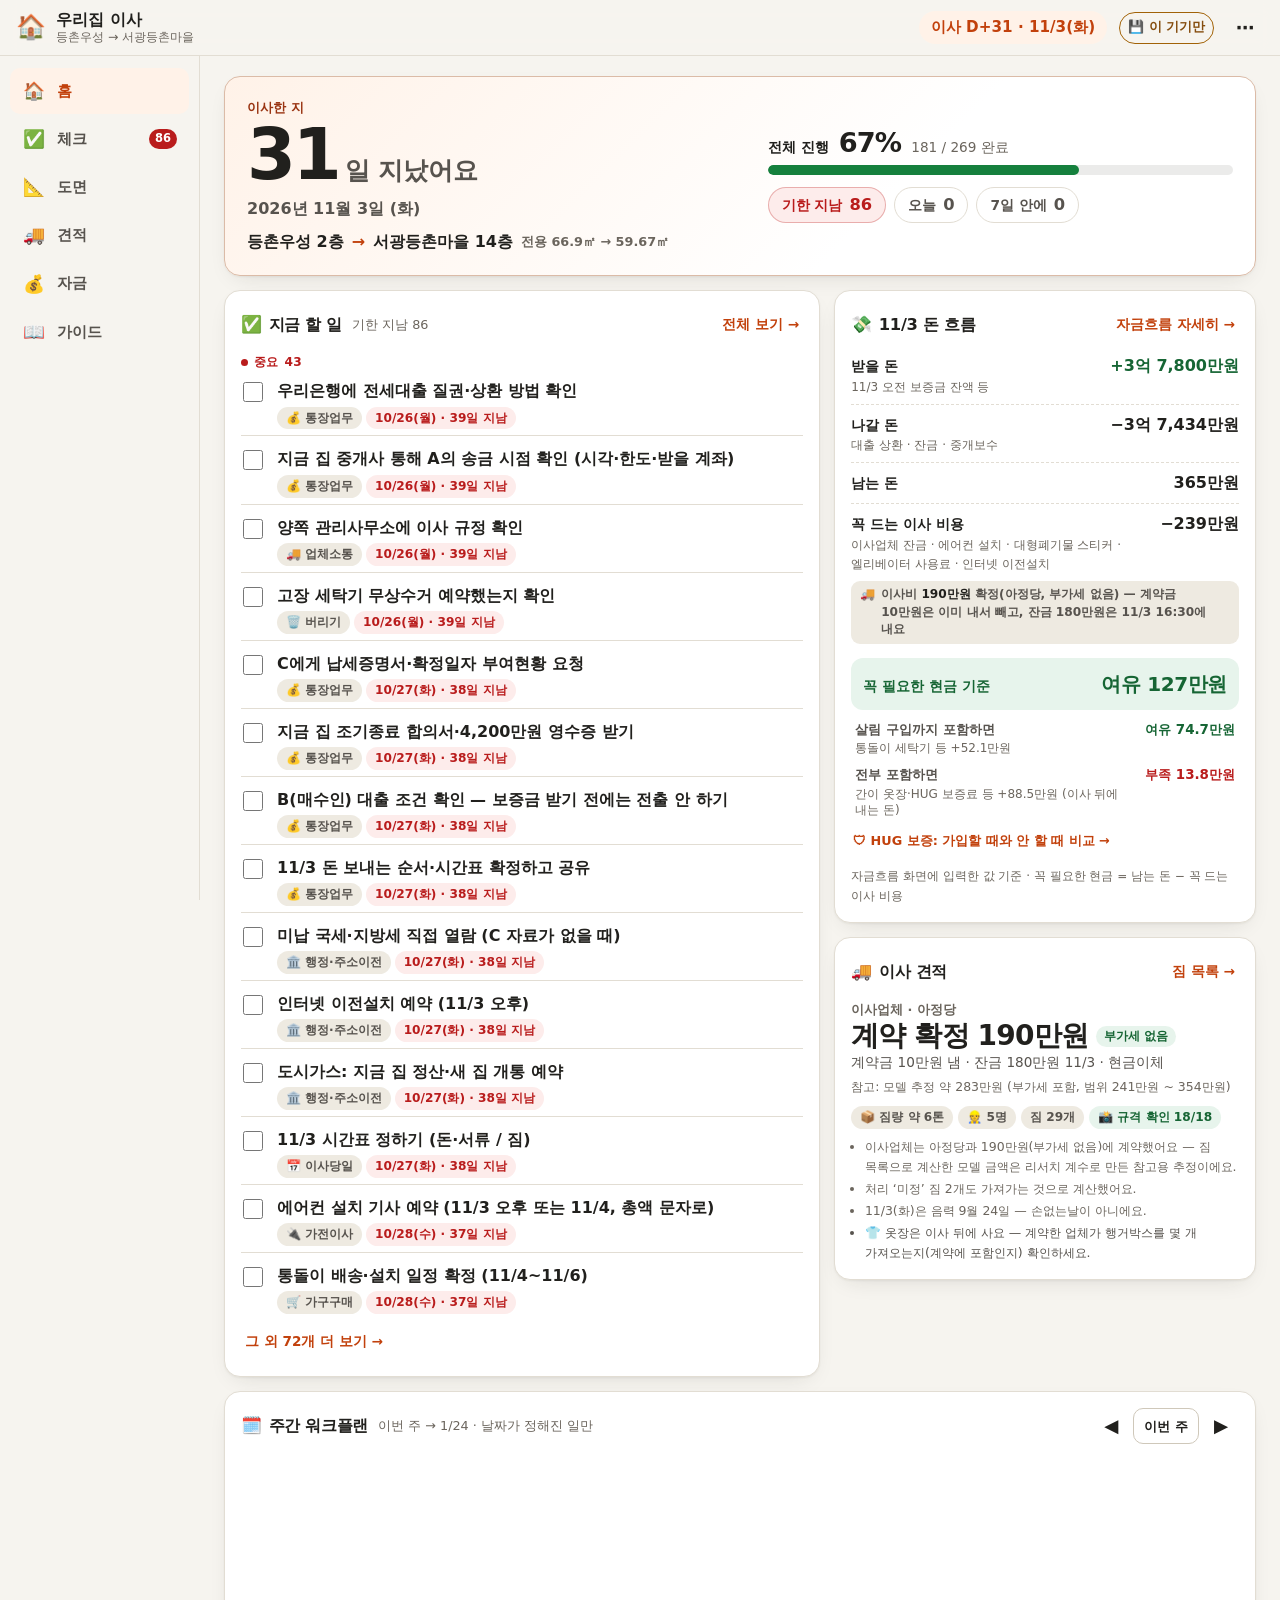
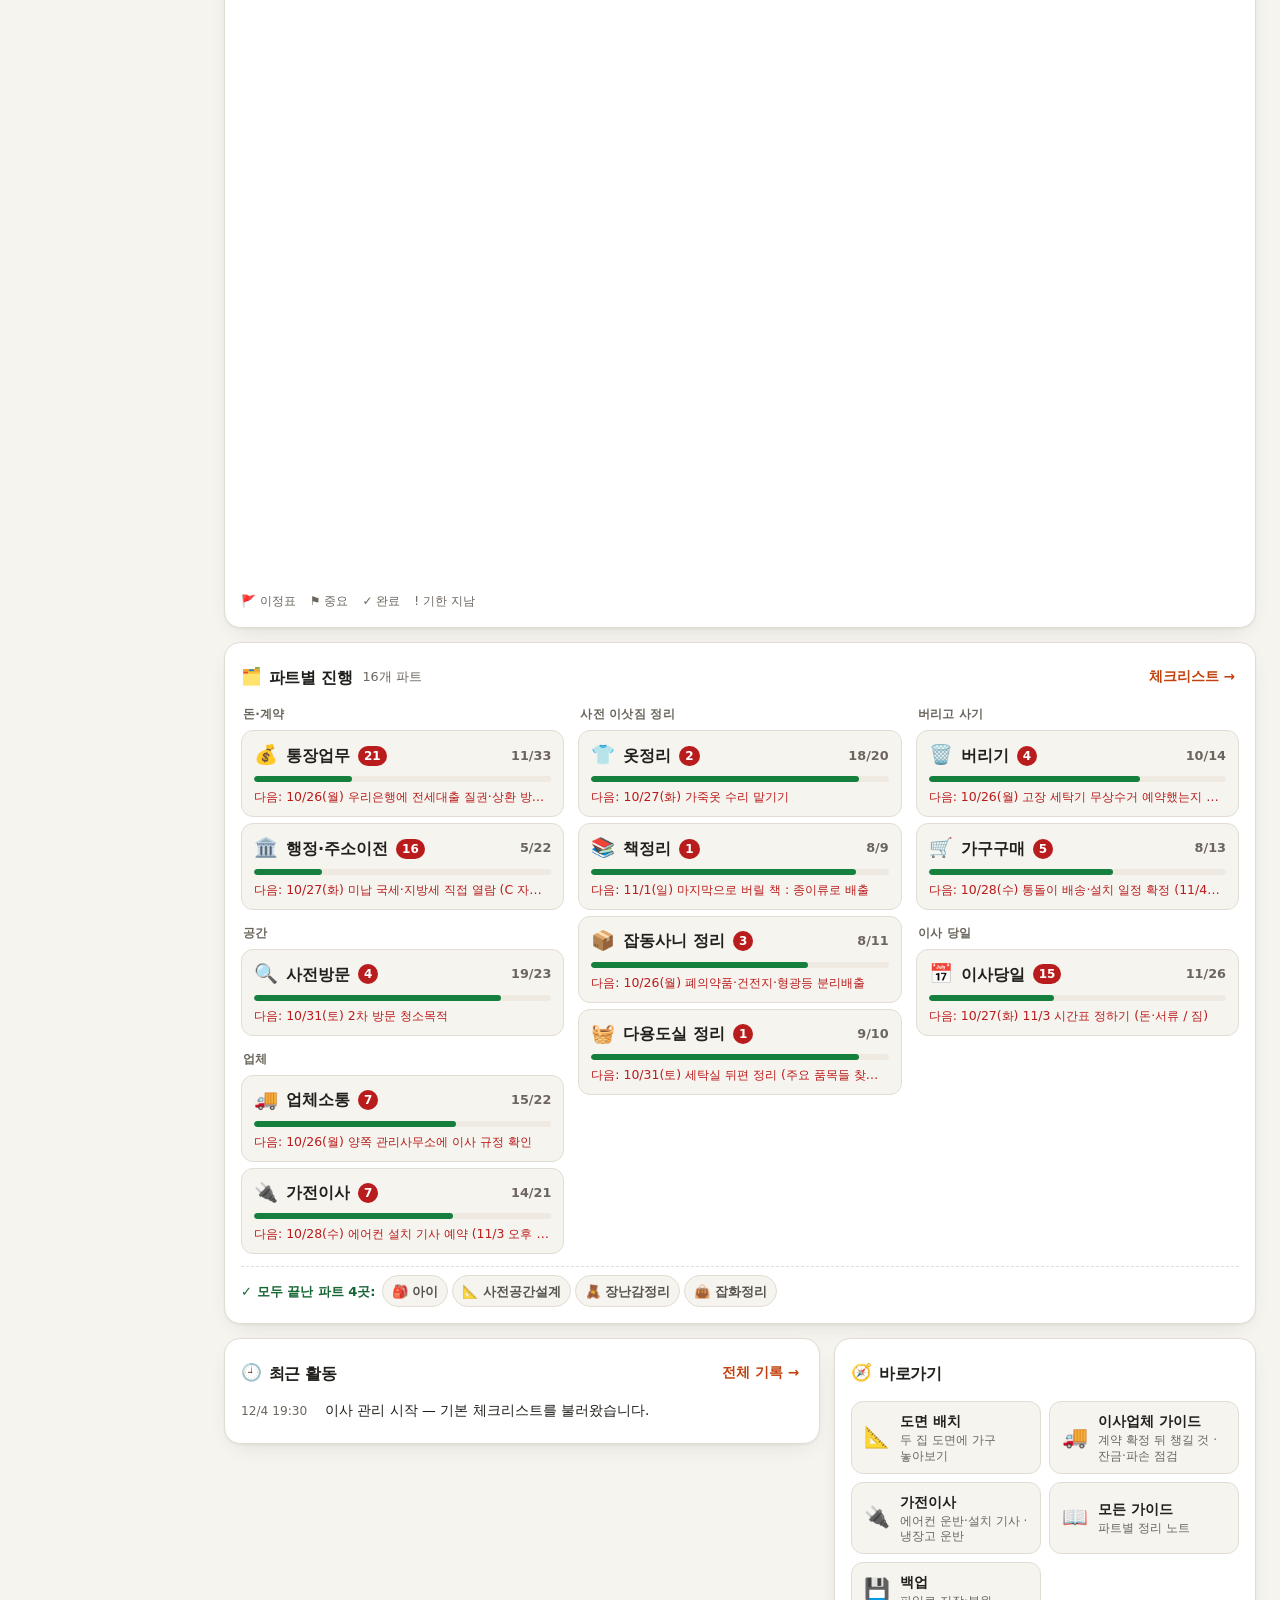
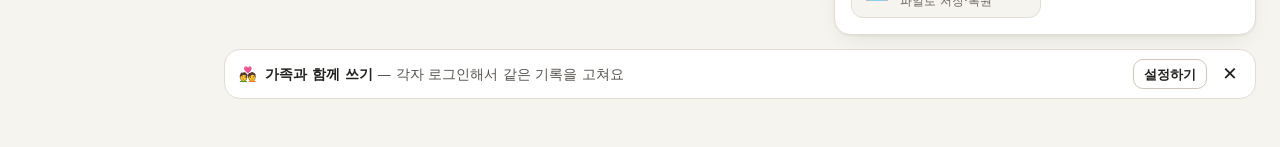
<file: move/index.html>
<!doctype html>
<html lang="ko">
<head>
<meta charset="utf-8">
<meta name="viewport" content="width=device-width, initial-scale=1, viewport-fit=cover">
<meta name="robots" content="noindex, nofollow">
<meta name="theme-color" content="#f6f4ef">
<title>우리집 이사 관리</title>
<link rel="icon" type="image/svg+xml" href="./icon.svg">
<link rel="manifest" href="./manifest.webmanifest">
<link rel="stylesheet" href="./css/app.css">
</head>
<body>
<div class="app" id="app">
  <a class="skip-link" href="#view">본문으로 건너뛰기</a>
  <header class="topbar">
    <a class="brand" href="#/dashboard" aria-label="대시보드로">
      <span class="brand-mark" aria-hidden="true">🏠</span>
      <span class="brand-text">
        <strong>우리집 이사</strong>
        <small id="topbar-sub">등촌우성 → 서광등촌마을</small>
      </span>
    </a>
    <div class="dday" id="topbar-dday" title="이사일까지"></div>
    <button class="btn btn-ghost btn-icon" id="topbar-menu" aria-label="데이터 메뉴" title="백업·복원·초기화">⋯</button>
  </header>
  <nav class="nav" id="nav" aria-label="주요 메뉴"></nav>
  <main class="view" id="view" tabindex="-1"></main>
</div>
<div class="toast-wrap" id="toast-wrap" aria-live="polite"></div>
<noscript>이 앱은 자바스크립트가 필요합니다.</noscript>

<script src="./js/core.js"></script>
<script src="./js/data-seed.js"></script>
<script src="./js/data-plans.js"></script>
<script src="./js/data-layouts.js"></script>
<script src="./js/data-guides-a.js"></script>
<script src="./js/data-guides-b.js"></script>
<script src="./js/data-guides-c.js"></script>
<script src="./js/sync.js"></script>
<script src="./js/sync-firebase.js"></script>
<script src="./js/view-dashboard.js"></script>
<script src="./js/view-checklist.js"></script>
<script src="./js/view-floorplan.js"></script>
<script src="./js/view-plan3d.js"></script>
<script src="./js/view-plan3d-gl.js"></script>
<script src="./js/view-estimate.js"></script>
<script src="./js/view-finance.js"></script>
<script src="./js/view-guides.js"></script>
<script src="./js/view-agent.js"></script>
<script src="./js/view-together.js"></script>
<script src="./js/app.js"></script>
</body>
</html>
</file>
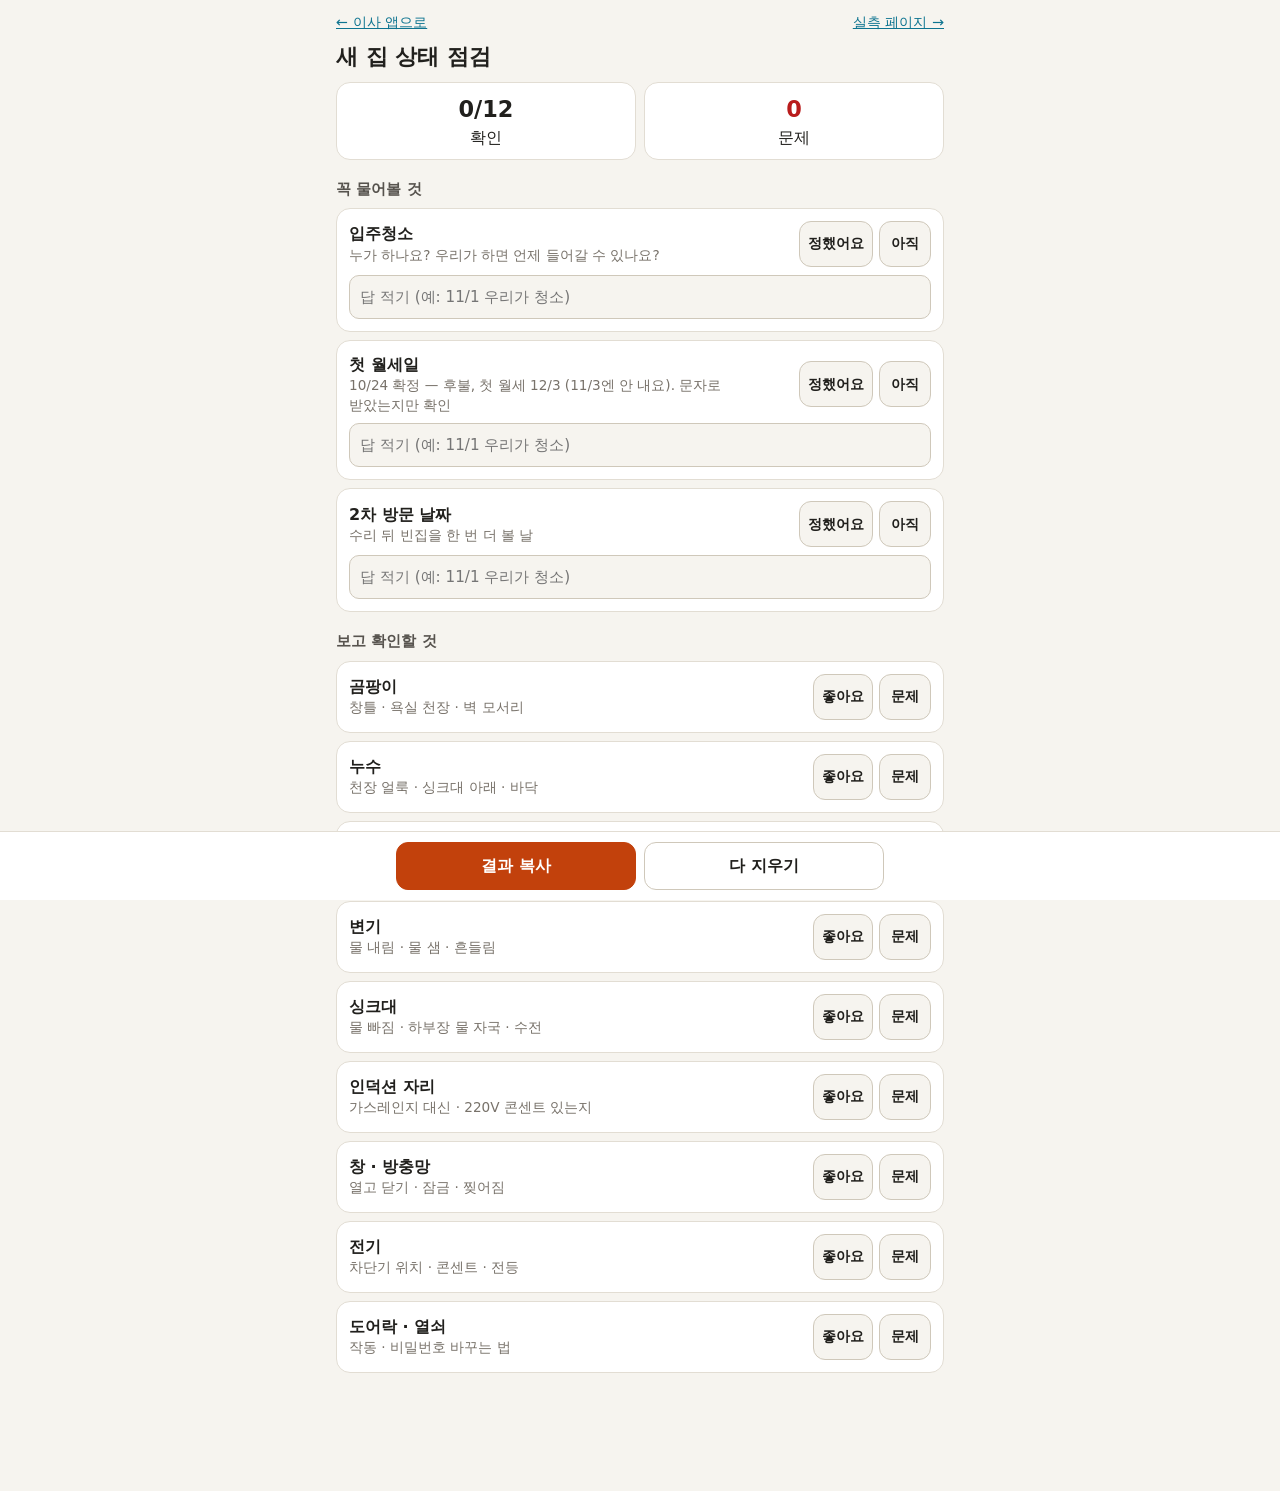
<file: move/visit/check.html>
<!doctype html>
<html lang="ko">
<head>
<meta charset="utf-8">
<meta name="viewport" content="width=device-width, initial-scale=1, viewport-fit=cover">
<title>새 집 상태 점검</title>
<!-- 10/24 가족 요청으로 간단하게 다시 만듦. 값은 이 휴대폰(localStorage 'mv:check:v2')에만 저장 — '결과 복사'로 보내요. -->
<style>
:root {
  --bg:#f6f4ef; --bg-2:#ffffff; --bg-3:#eeeae1; --ink:#21201d; --ink-2:#57534e; --ink-3:#78726a;
  --line:#e2ddd3; --line-2:#cfc8ba; --brand:#c2410c; --kid:#0e7490; --kid-bg:#e6f4f7;
  --good:#15803d; --good-bg:#e7f4ec; --bad:#b91c1c; --bad-bg:#fdeceb; --on-brand:#ffffff;
  --font:"Pretendard",-apple-system,BlinkMacSystemFont,"Segoe UI","Malgun Gothic","Apple SD Gothic Neo",system-ui,sans-serif;
  color-scheme: light;
}
@media (prefers-color-scheme: dark) { :root:not([data-theme="light"]) {
  --bg:#16151a; --bg-2:#1f1e24; --bg-3:#2a2830; --ink:#f0ede8; --ink-2:#b9b3ab; --ink-3:#9c968e;
  --line:#33313a; --line-2:#45424d; --brand:#fb923c; --kid:#67e8f9; --kid-bg:#10333c;
  --good:#6ee7a8; --good-bg:#123324; --bad:#fca5a5; --bad-bg:#3a1a1a; --on-brand:#2a1200; color-scheme: dark; } }
:root[data-theme="dark"] {
  --bg:#16151a; --bg-2:#1f1e24; --bg-3:#2a2830; --ink:#f0ede8; --ink-2:#b9b3ab; --ink-3:#9c968e;
  --line:#33313a; --line-2:#45424d; --brand:#fb923c; --kid:#67e8f9; --kid-bg:#10333c;
  --good:#6ee7a8; --good-bg:#123324; --bad:#fca5a5; --bad-bg:#3a1a1a; --on-brand:#2a1200; color-scheme: dark; }
* { box-sizing: border-box; }
html, body { margin: 0; }
body { background: var(--bg); color: var(--ink); font-family: var(--font); font-size: 16px; line-height: 1.45; word-break: keep-all; overflow-wrap: anywhere; -webkit-text-size-adjust: 100%; }
.wrap { max-width: 640px; margin: 0 auto; padding: 12px 16px 110px; }
a { color: var(--kid); }
.top { display: flex; justify-content: space-between; gap: 8px; flex-wrap: wrap; font-size: .9rem; }
h1 { font-size: 1.35rem; margin: 8px 0 4px; }
.sum { display: flex; gap: 8px; margin: 10px 0; }
.sum div { flex: 1; background: var(--bg-2); border: 1px solid var(--line); border-radius: 14px; padding: 10px; text-align: center; }
.sum b { display: block; font-size: 1.4rem; }
.sum .bad b { color: var(--bad); }
.sum .good b { color: var(--good); }
h2 { font-size: .95rem; color: var(--ink-2); margin: 18px 0 6px; }
.row { background: var(--bg-2); border: 1px solid var(--line); border-radius: 14px; padding: 12px; margin: 8px 0; }
.row.is-ok { border-color: var(--good); }
.row.is-bad { border-color: var(--bad); background: var(--bad-bg); }
.head { display: flex; align-items: center; gap: 10px; }
.txt { flex: 1; min-width: 0; }
.ttl { font-weight: 700; }
.hint { font-size: .85rem; color: var(--ink-3); }
.btns { display: flex; gap: 6px; flex: 0 0 auto; }
.b { min-width: 52px; min-height: 46px; border-radius: 12px; border: 1px solid var(--line-2); background: var(--bg); color: var(--ink); font: inherit; font-weight: 700; font-size: .9rem; cursor: pointer; padding: 0 8px; }
.b.ok[aria-pressed="true"] { background: var(--good); border-color: var(--good); color: var(--on-brand); }
.b.no[aria-pressed="true"] { background: var(--bad); border-color: var(--bad); color: var(--on-brand); }
.memo { width: 100%; margin-top: 8px; min-height: 44px; border: 1px solid var(--line-2); border-radius: 10px; background: var(--bg); color: var(--ink); font: inherit; font-size: .95rem; padding: 8px 10px; }
.bar { position: fixed; left: 0; right: 0; bottom: 0; background: var(--bg-2); border-top: 1px solid var(--line); padding: 10px 16px calc(10px + env(safe-area-inset-bottom, 0px)); display: flex; gap: 8px; justify-content: center; }
.bar button { flex: 1; max-width: 240px; min-height: 48px; border-radius: 12px; font: inherit; font-weight: 700; cursor: pointer; border: 1px solid var(--line-2); background: var(--bg-2); color: var(--ink); }
.bar .primary { background: var(--brand); border-color: var(--brand); color: var(--on-brand); }
#copybox { display: none; width: 100%; min-height: 150px; margin-top: 10px; border-radius: 10px; border: 1px solid var(--line-2); background: var(--bg-2); color: var(--ink); font: inherit; font-size: .9rem; padding: 8px; }
#copybox.on { display: block; }
.confirm { display: none; background: var(--bad-bg); border-radius: 12px; padding: 10px; margin-top: 10px; }
.confirm.on { display: block; }
.confirm button { min-height: 44px; border-radius: 10px; border: 1px solid var(--line-2); background: var(--bg-2); color: var(--ink); font: inherit; font-weight: 700; padding: 0 14px; margin: 6px 6px 0 0; cursor: pointer; }
.toast { position: fixed; left: 50%; bottom: 84px; transform: translateX(-50%); background: var(--ink); color: var(--bg); padding: 10px 16px; border-radius: 12px; font-size: .92rem; opacity: 0; transition: opacity .2s; pointer-events: none; max-width: 90vw; }
.toast.on { opacity: 1; }
</style>
</head>
<body>
<div class="wrap">
  <div class="top"><a href="../index.html#/">← 이사 앱으로</a><a href="./measure.html">실측 페이지 →</a></div>
  <h1>새 집 상태 점검</h1>
  <div class="sum">
    <div><b id="n-done">0/0</b><span>확인</span></div>
    <div class="bad"><b id="n-bad">0</b><span>문제</span></div>
  </div>
  <div id="list"></div>
  <textarea id="copybox" readonly aria-label="복사할 결과"></textarea>
  <div class="confirm" id="confirm">이 휴대폰에 적은 점검 결과를 모두 지울까요?<br>
    <button type="button" id="yes">모두 지우기</button><button type="button" id="no">그만두기</button></div>
</div>
<div class="bar"><button class="primary" id="copy" type="button">결과 복사</button><button id="clear" type="button">다 지우기</button></div>
<div class="toast" id="toast" role="status" aria-live="polite"></div>
<script>
(function () {
  'use strict';
  var KEY = 'mv:check:v2';
  var GROUPS = [
    { name: '꼭 물어볼 것', ok: '정했어요', no: '아직', items: [
      ['clean', '입주청소', '누가 하나요? 우리가 하면 언제 들어갈 수 있나요?'],
      ['rent', '첫 월세일', '10/24 확정 — 후불, 첫 월세 12/3 (11/3엔 안 내요). 문자로 받았는지만 확인'],
      ['revisit', '2차 방문 날짜', '수리 뒤 빈집을 한 번 더 볼 날'],
    ] },
    { name: '보고 확인할 것', ok: '좋아요', no: '문제', items: [
      ['mold', '곰팡이', '창틀 · 욕실 천장 · 벽 모서리'],
      ['leak', '누수', '천장 얼룩 · 싱크대 아래 · 바닥'],
      ['water', '수압 · 온수', '주방과 욕실 물을 같이 틀어 보기'],
      ['toilet', '변기', '물 내림 · 물 샘 · 흔들림'],
      ['sink', '싱크대', '물 빠짐 · 하부장 물 자국 · 수전'],
      ['induction', '인덕션 자리', '가스레인지 대신 · 220V 콘센트 있는지'],
      ['window', '창 · 방충망', '열고 닫기 · 잠금 · 찢어짐'],
      ['power', '전기', '차단기 위치 · 콘센트 · 전등'],
      ['doorlock', '도어락 · 열쇠', '작동 · 비밀번호 바꾸는 법'],
    ] },
  ];
  var S = {};
  try { S = JSON.parse(localStorage.getItem(KEY) || '{}') || {}; } catch (e) { S = {}; }
  function save() { try { localStorage.setItem(KEY, JSON.stringify(S)); } catch (e) { /* 저장이 막힌 브라우저 */ } }
  function $(s) { return document.querySelector(s); }
  var all = [];
  function render() {
    var box = $('#list');
    box.innerHTML = '';
    all = [];
    GROUPS.forEach(function (g) {
      var h2 = document.createElement('h2'); h2.textContent = g.name; box.appendChild(h2);
      g.items.forEach(function (it) {
        var id = it[0]; all.push({ id: id, name: it[1], g: g });
        var st = S[id] = S[id] || {};
        var row = document.createElement('div'); row.className = 'row';
        var head = document.createElement('div'); head.className = 'head';
        var txt = document.createElement('div'); txt.className = 'txt';
        txt.innerHTML = '<div class="ttl"></div><div class="hint"></div>';
        txt.firstChild.textContent = it[1]; txt.lastChild.textContent = it[2];
        var btns = document.createElement('div'); btns.className = 'btns';
        var bOk = document.createElement('button'); bOk.type = 'button'; bOk.className = 'b ok'; bOk.textContent = g.ok;
        var bNo = document.createElement('button'); bNo.type = 'button'; bNo.className = 'b no'; bNo.textContent = g.no;
        var memo = document.createElement('input'); memo.className = 'memo'; memo.placeholder = g.ok === '정했어요' ? '답 적기 (예: 11/1 우리가 청소)' : '어디·어떻게 (사진도 찍어요)'; memo.value = st.memo || '';
        memo.setAttribute('aria-label', it[1] + ' 메모');
        function paint() {
          bOk.setAttribute('aria-pressed', String(st.v === 'ok'));
          bNo.setAttribute('aria-pressed', String(st.v === 'no'));
          row.classList.toggle('is-ok', st.v === 'ok');
          row.classList.toggle('is-bad', st.v === 'no');
          memo.hidden = !(st.v === 'no' || st.memo || id === 'clean' || id === 'rent' || id === 'revisit');
          count();
        }
        bOk.addEventListener('click', function () { st.v = st.v === 'ok' ? '' : 'ok'; save(); paint(); });
        bNo.addEventListener('click', function () { st.v = st.v === 'no' ? '' : 'no'; save(); paint(); if (st.v === 'no') memo.focus(); });
        memo.addEventListener('input', function () { st.memo = memo.value; save(); });
        btns.appendChild(bOk); btns.appendChild(bNo);
        head.appendChild(txt); head.appendChild(btns);
        row.appendChild(head); row.appendChild(memo);
        box.appendChild(row);
        paint();
      });
    });
  }
  function count() {
    var done = 0, bad = 0;
    all.forEach(function (a) { var v = (S[a.id] || {}).v; if (v) done++; if (v === 'no') bad++; });
    $('#n-done').textContent = done + '/' + all.length;
    $('#n-bad').textContent = bad;
  }
  function toast(m) { var t = $('#toast'); t.textContent = m; t.classList.add('on'); clearTimeout(toast.t); toast.t = setTimeout(function () { t.classList.remove('on'); }, 2200); }
  function text() {
    var lines = ['[새 집 상태 점검 — ' + new Date().toLocaleDateString('ko-KR') + ']'];
    var bad = all.filter(function (a) { return (S[a.id] || {}).v === 'no'; });
    if (bad.length) { lines.push('', '■ 문제·아직'); bad.forEach(function (a) { lines.push('- ' + a.name + (S[a.id].memo ? ': ' + S[a.id].memo : '')); }); }
    lines.push('', '■ 전체');
    all.forEach(function (a) { var st = S[a.id] || {}; lines.push('- ' + a.name + ': ' + (st.v === 'ok' ? a.g.ok : st.v === 'no' ? a.g.no : '안 봄') + (st.memo ? ' (' + st.memo + ')' : '')); });
    return lines.join('\n');
  }
  $('#copy').addEventListener('click', function () {
    var t = text(), box = $('#copybox');
    box.value = t;
    function fallback() { box.classList.add('on'); box.focus(); box.select(); toast('글을 길게 눌러 복사해 주세요'); }
    if (navigator.clipboard && navigator.clipboard.writeText) navigator.clipboard.writeText(t).then(function () { toast('복사했어요'); }, fallback); else fallback();
  });
  $('#clear').addEventListener('click', function () { $('#confirm').classList.add('on'); $('#confirm').scrollIntoView({ behavior: 'smooth' }); });
  $('#no').addEventListener('click', function () { $('#confirm').classList.remove('on'); });
  $('#yes').addEventListener('click', function () { S = {}; save(); $('#confirm').classList.remove('on'); render(); toast('지웠어요'); });
  render();
})();
</script>
</body>
</html>
</file>
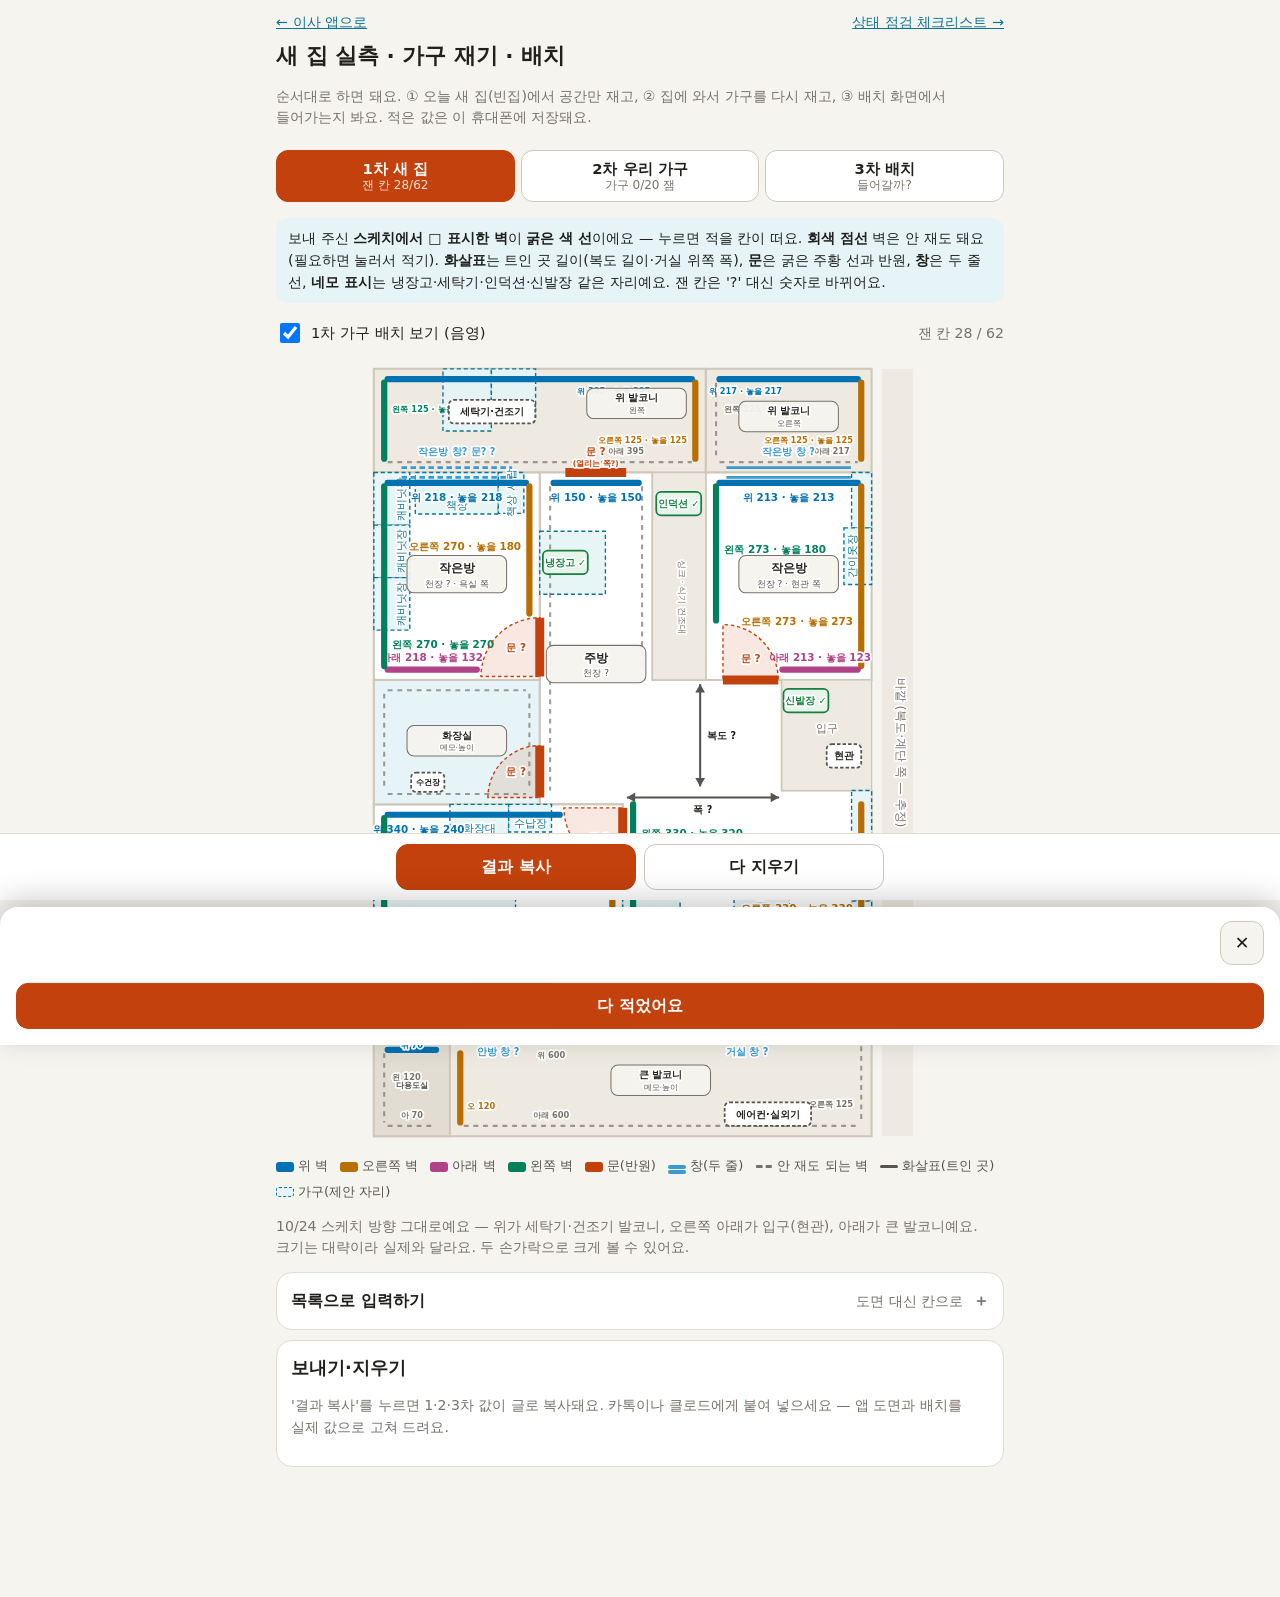
<file: move/visit/measure.html>
<!doctype html>
<html lang="ko">
<head>
<meta charset="utf-8">
<meta name="viewport" content="width=device-width, initial-scale=1, viewport-fit=cover">
<title>새 집 실측</title>
<!--
  1차 새 집 빈 공간 실측 → 2차 지금 집 가구 다시 재기 → 3차 배치 확인 (10/24 가족 요청으로 단순하게 다시 만듦)
  방 이름·방향: 네이버 부동산 평면도(전용 59.67㎡) 기준 — 위 = 현관·복도 쪽, 왼쪽 = 큰 발코니 쪽.
  가구 기본값: move/js/data-seed.js 짐 목록(MV.seed.inventory) · 통돌이는 LG T17MX3(10/24 정함).
  값은 이 휴대폰 브라우저(localStorage 'mv:visit:v2')에만 저장 — '결과 복사'로 보내요.
-->
<style>
:root {
  --bg:#f6f4ef; --bg-2:#ffffff; --bg-3:#eeeae1;
  --ink:#21201d; --ink-2:#57534e; --ink-3:#78726a;
  --line:#e2ddd3; --line-2:#cfc8ba;
  --brand:#c2410c; --brand-bg:#fff2e8;
  --kid:#0e7490; --kid-bg:#e6f4f7;
  --good:#15803d; --good-bg:#e7f4ec;
  --warn:#a16207; --warn-bg:#fdf5e0;
  --bad:#b91c1c; --bad-bg:#fdeceb;
  --on-brand:#ffffff;
  --font:"Pretendard",-apple-system,BlinkMacSystemFont,"Segoe UI","Malgun Gothic","Apple SD Gothic Neo",system-ui,sans-serif;
  --c-top:#0072B2; --c-right:#B86E00; --c-bottom:#B0428A; --c-left:#00805D; --c-door:#C2410C; --c-win:#3A9AD0;
  color-scheme: light;
}
@media (prefers-color-scheme: dark) { :root:not([data-theme="light"]) {
  --bg:#16151a; --bg-2:#1f1e24; --bg-3:#2a2830; --ink:#f0ede8; --ink-2:#b9b3ab; --ink-3:#9c968e;
  --line:#33313a; --line-2:#45424d; --brand:#fb923c; --brand-bg:#3a2415; --kid:#67e8f9; --kid-bg:#10333c;
  --good:#6ee7a8; --good-bg:#123324; --warn:#fcd34d; --warn-bg:#3a2f10; --bad:#fca5a5; --bad-bg:#3a1a1a; --on-brand:#2a1200;
  --c-top:#5AB0F0; --c-right:#F2B544; --c-bottom:#E39BCB; --c-left:#3CCB9C; --c-door:#FF8A4C; --c-win:#8FD3F7;
  color-scheme: dark; } }
:root[data-theme="dark"] {
  --bg:#16151a; --bg-2:#1f1e24; --bg-3:#2a2830; --ink:#f0ede8; --ink-2:#b9b3ab; --ink-3:#9c968e;
  --line:#33313a; --line-2:#45424d; --brand:#fb923c; --brand-bg:#3a2415; --kid:#67e8f9; --kid-bg:#10333c;
  --good:#6ee7a8; --good-bg:#123324; --warn:#fcd34d; --warn-bg:#3a2f10; --bad:#fca5a5; --bad-bg:#3a1a1a; --on-brand:#2a1200;
  --c-top:#5AB0F0; --c-right:#F2B544; --c-bottom:#E39BCB; --c-left:#3CCB9C; --c-door:#FF8A4C; --c-win:#8FD3F7;
  color-scheme: dark; }
* { box-sizing: border-box; }
html, body { margin: 0; }
body { background: var(--bg); color: var(--ink); font-family: var(--font); font-size: 16px; line-height: 1.5; -webkit-text-size-adjust: 100%; word-break: keep-all; overflow-wrap: anywhere; }
.wrap { max-width: 760px; margin: 0 auto; padding: 12px 16px 120px; }
a { color: var(--kid); }
h1 { font-size: 1.35rem; margin: 6px 0 2px; text-wrap: balance; }
h2 { font-size: 1.1rem; margin: 0; }
h3 { font-size: 1rem; margin: 14px 0 6px; }
.muted { color: var(--ink-3); }
.small { font-size: .88rem; }
.top { display: flex; gap: 8px; align-items: center; justify-content: space-between; flex-wrap: wrap; }
.top a { font-size: .9rem; }
.tabs { position: sticky; top: env(safe-area-inset-top, 0px); z-index: 5; display: grid; grid-template-columns: repeat(3, 1fr); gap: 6px; padding: 8px 0; background: var(--bg); }
.tab { min-height: 52px; border: 1px solid var(--line-2); border-radius: 12px; background: var(--bg-2); color: var(--ink); font: inherit; font-weight: 700; font-size: .92rem; line-height: 1.2; cursor: pointer; padding: 4px; }
.tab small { display: block; font-weight: 500; color: var(--ink-3); font-size: .75rem; }
.tab[aria-selected="true"] { background: var(--brand); border-color: var(--brand); color: var(--on-brand); }
.tab[aria-selected="true"] small { color: var(--on-brand); opacity: .85; }
.card { background: var(--bg-2); border: 1px solid var(--line); border-radius: 16px; padding: 14px; margin: 10px 0; }
.note { background: var(--kid-bg); border-radius: 12px; padding: 10px 12px; font-size: .9rem; margin: 8px 0; }
.warnbox { background: var(--warn-bg); border-radius: 12px; padding: 10px 12px; font-size: .9rem; margin: 8px 0; }
details.room { background: var(--bg-2); border: 1px solid var(--line); border-radius: 16px; margin: 10px 0; overflow: hidden; }
details.room > summary { list-style: none; cursor: pointer; padding: 14px; display: flex; align-items: center; gap: 10px; min-height: 56px; }
details.room > summary::-webkit-details-marker { display: none; }
details.room > summary .nm { font-weight: 700; flex: 1; min-width: 0; }
details.room > summary .cnt { font-size: .85rem; color: var(--ink-3); white-space: nowrap; }
details.room > summary .cnt.full { color: var(--good); font-weight: 700; }
details.room > summary::after { content: '＋'; color: var(--ink-3); font-weight: 700; }
details.room[open] > summary::after { content: '－'; }
.body { padding: 0 14px 14px; }
.grid { display: grid; grid-template-columns: repeat(3, minmax(0, 1fr)); gap: 8px; }
.grid.two { grid-template-columns: repeat(2, minmax(0, 1fr)); }
.f { display: flex; flex-direction: column; gap: 3px; min-width: 0; }
.f label { font-size: .8rem; color: var(--ink-2); line-height: 1.25; }
.f input, .f select, textarea { width: 100%; min-height: 46px; border: 1px solid var(--line-2); border-radius: 10px; background: var(--bg); color: var(--ink); font: inherit; font-size: 1.05rem; padding: 8px 10px; }
.f input::placeholder { color: var(--ink-3); font-size: .9rem; }
textarea { min-height: 70px; font-size: .95rem; }
.checks { display: flex; flex-wrap: wrap; gap: 8px; margin-top: 8px; }
.chk { display: inline-flex; align-items: center; gap: 6px; min-height: 44px; padding: 0 12px; border: 1px solid var(--line-2); border-radius: 999px; background: var(--bg); font-size: .92rem; cursor: pointer; }
.chk input { width: 20px; height: 20px; }
.btn { min-height: 46px; padding: 0 16px; border-radius: 12px; border: 1px solid var(--line-2); background: var(--bg-2); color: var(--ink); font: inherit; font-weight: 700; cursor: pointer; }
.btn.primary { background: var(--brand); border-color: var(--brand); color: var(--on-brand); }
.btn.danger { color: var(--bad); }
.row { display: flex; gap: 8px; flex-wrap: wrap; align-items: center; }
.mini { display: block; width: 100%; max-width: 260px; height: auto; margin: 4px 0 8px; }
.mini text { font-size: 11px; fill: var(--ink-2); font-family: var(--font); }
.sec { font-weight: 700; font-size: .85rem; color: var(--ink-2); margin: 12px 0 6px; letter-spacing: .02em; }
.item { border-top: 1px solid var(--line); padding: 12px 0; }
.item:first-child { border-top: 0; }
.item .nm { font-weight: 700; }
.item .known { font-size: .82rem; color: var(--ink-3); }
.pill { display: inline-block; padding: 2px 10px; border-radius: 999px; font-size: .82rem; font-weight: 700; white-space: nowrap; }
.pill.ok { background: var(--good-bg); color: var(--good); }
.pill.tight { background: var(--warn-bg); color: var(--warn); }
.pill.no { background: var(--bad-bg); color: var(--bad); }
.pill.na { background: var(--bg-3); color: var(--ink-3); }
.plan { width: 100%; height: auto; display: block; background: var(--bg); border-radius: 12px; border: 1px solid var(--line); }
.plan text { font-family: var(--font); }
.assign { display: grid; grid-template-columns: minmax(0, 1.4fr) minmax(0, 1fr) minmax(0, 1fr); gap: 6px; align-items: center; padding: 8px 0; border-top: 1px solid var(--line); }
.assign:first-of-type { border-top: 0; }
.assign .nm { font-size: .9rem; font-weight: 600; min-width: 0; }
.assign select { min-height: 44px; border: 1px solid var(--line-2); border-radius: 10px; background: var(--bg); color: var(--ink); font: inherit; font-size: .9rem; padding: 4px 6px; width: 100%; }
.verdicts li { margin: 4px 0; }
.bar { position: fixed; left: 0; right: 0; bottom: 0; background: var(--bg-2); border-top: 1px solid var(--line); padding: 10px 16px calc(10px + env(safe-area-inset-bottom, 0px)); display: flex; gap: 8px; justify-content: center; z-index: 6; }
.bar .btn { flex: 1; max-width: 240px; }
.confirm { display: none; }
.confirm.on { display: block; }
#copybox { display: none; width: 100%; min-height: 160px; margin-top: 8px; }
#copybox.on { display: block; }
.toast { position: fixed; left: 50%; bottom: 90px; transform: translateX(-50%); background: var(--ink); color: var(--bg); padding: 10px 16px; border-radius: 12px; font-size: .92rem; opacity: 0; transition: opacity .2s; pointer-events: none; z-index: 9; max-width: 90vw; }
.toast.on { opacity: 1; }
[hidden] { display: none !important; }
.bigplan { width: 100%; max-width: 560px; margin: 0 auto; display: block; height: auto; touch-action: manipulation; }
.bigplan text { font-family: var(--font); pointer-events: none; paint-order: stroke; stroke: var(--bg-2); stroke-width: 5px; stroke-linejoin: round; }
.bigplan .hit { cursor: pointer; }
.bigplan .hit:hover .wl, .bigplan .hit:focus .wl { stroke: var(--brand); }
.legend { display: flex; flex-wrap: wrap; gap: 6px 12px; font-size: .82rem; color: var(--ink-2); margin: 6px 0; }
.legend i { display: inline-block; width: 18px; height: 10px; border-radius: 3px; vertical-align: middle; margin-right: 4px; }
.sheet-bg { position: fixed; inset: 0; background: rgba(0,0,0,.35); z-index: 20; display: none; }
.sheet-bg.on { display: block; }
.sheet { position: fixed; left: 0; right: 0; bottom: 0; z-index: 21; background: var(--bg-2); border-radius: 18px 18px 0 0; padding: 14px 16px calc(16px + env(safe-area-inset-bottom, 0px)); max-height: 82vh; overflow-y: auto; transform: translateY(105%); transition: transform .18s ease; box-shadow: 0 -8px 30px rgba(0,0,0,.2); }
.sheet.on { transform: none; }
.sheet .sh-head { display: flex; align-items: flex-start; gap: 10px; margin-bottom: 6px; }
.sheet .sh-head h2 { flex: 1; min-width: 0; font-size: 1.05rem; }
.sheet .sh-close { min-width: 44px; min-height: 44px; border-radius: 12px; border: 1px solid var(--line-2); background: var(--bg); color: var(--ink); font: inherit; font-size: 1.1rem; cursor: pointer; }
.sheet .sh-done { width: 100%; margin-top: 12px; }
.toggle { display: inline-flex; align-items: center; gap: 8px; min-height: 44px; font-size: .92rem; cursor: pointer; }
.toggle input { width: 20px; height: 20px; }
@media (max-width: 400px) { .grid { grid-template-columns: repeat(2, minmax(0, 1fr)); } }
</style>
</head>
<body>
<div class="wrap">
  <div class="top">
    <a href="../index.html#/">← 이사 앱으로</a>
    <a href="./check.html">상태 점검 체크리스트 →</a>
  </div>
  <h1>새 집 실측 · 가구 재기 · 배치</h1>
  <p class="small muted">순서대로 하면 돼요. ① 오늘 새 집(빈집)에서 공간만 재고, ② 집에 와서 가구를 다시 재고, ③ 배치 화면에서 들어가는지 봐요. 적은 값은 이 휴대폰에 저장돼요.</p>

  <div class="tabs" role="tablist">
    <button class="tab" role="tab" data-tab="1" aria-selected="true">1차 새 집<small id="t1c">빈 공간</small></button>
    <button class="tab" role="tab" data-tab="2" aria-selected="false">2차 우리 가구<small id="t2c">지금 집</small></button>
    <button class="tab" role="tab" data-tab="3" aria-selected="false">3차 배치<small>들어갈까?</small></button>
  </div>

  <!-- 1차 -->
  <section id="tab1" role="tabpanel">
    <div class="note">보내 주신 <b>스케치에서 □ 표시한 벽</b>이 <b>굵은 색 선</b>이에요 — 누르면 적을 칸이 떠요. <b>회색 점선</b> 벽은 안 재도 돼요(필요하면 눌러서 적기). <b>화살표</b>는 트인 곳 길이(복도 길이·거실 위쪽 폭), <b>문</b>은 굵은 주황 선과 반원, <b>창</b>은 두 줄 선, <b>네모 표시</b>는 냉장고·세탁기·인덕션·신발장 같은 자리예요. 잰 칸은 '?' 대신 숫자로 바뀌어요.</div>
    <div class="row" style="justify-content: space-between">
      <label class="toggle"><input type="checkbox" id="show-furn" checked> 1차 가구 배치 보기 (음영)</label>
      <span class="small muted" id="plan-cnt"></span>
    </div>
    <div id="bigplan"></div>
    <div class="legend"><span><i style="background:var(--c-top)"></i>위 벽</span><span><i style="background:var(--c-right)"></i>오른쪽 벽</span><span><i style="background:var(--c-bottom)"></i>아래 벽</span><span><i style="background:var(--c-left)"></i>왼쪽 벽</span><span><i style="background:var(--c-door)"></i>문(반원)</span><span><i style="background:var(--c-win);height:4px;box-shadow:0 5px 0 var(--c-win)"></i>창(두 줄)</span><span><i style="background:transparent;border-top:3px dashed var(--ink-3);height:0"></i>안 재도 되는 벽</span><span><i style="background:var(--ink-2);height:3px"></i>화살표(트인 곳)</span><span><i style="background:var(--kid-bg);border:1px dashed var(--kid)"></i>가구(제안 자리)</span></div>
    <p class="small muted">10/24 스케치 방향 그대로예요 — 위가 세탁기·건조기 발코니, 오른쪽 아래가 입구(현관), 아래가 큰 발코니예요. 크기는 대략이라 실제와 달라요. 두 손가락으로 크게 볼 수 있어요.</p>
    <details class="room"><summary><span class="nm">목록으로 입력하기</span><span class="cnt">도면 대신 칸으로</span></summary><div class="body"><div id="rooms"></div></div></details>
  </section>

  <!-- 2차 -->
  <section id="tab2" role="tabpanel" hidden>
    <div class="note">집에 와서 가구를 <b>가장 바깥 크기</b>(손잡이·다리·몰딩 포함)로 다시 재요. <b>가로</b> = 정면에서 본 폭, <b>깊이</b> = 앞뒤, <b>높이</b> = 바닥부터 맨 위. 칸이 비어 있으면 회색 글자(알던 값)를 써요.</div>
    <div class="card" id="items"></div>
    <div class="card">
      <h2>다른 짐 더하기</h2>
      <p class="small muted">목록에 없는 큰 짐이 있으면 이름과 크기를 넣어요.</p>
      <div class="grid two">
        <div class="f" style="grid-column: 1 / -1"><label for="nx-name">이름</label><input id="nx-name" maxlength="30" placeholder="예) 전신거울"></div>
        <div class="f"><label for="nx-w">가로</label><input id="nx-w" inputmode="decimal" placeholder="cm"></div>
        <div class="f"><label for="nx-d">깊이</label><input id="nx-d" inputmode="decimal" placeholder="cm"></div>
        <div class="f"><label for="nx-h">높이</label><input id="nx-h" inputmode="decimal" placeholder="cm"></div>
        <div class="f"><label for="nx-q">개수</label><input id="nx-q" inputmode="numeric" placeholder="1"></div>
      </div>
      <div class="row" style="margin-top:10px"><button class="btn" id="nx-add" type="button">＋ 더하기</button></div>
    </div>
  </section>

  <!-- 3차 -->
  <section id="tab3" role="tabpanel" hidden>
    <div class="note">가구마다 <b>어느 방, 어느 벽</b>에 둘지 고르면 그림이 그려지고 <span class="pill ok">들어가요</span> <span class="pill tight">빠듯해요</span> <span class="pill no">안 들어가요</span>가 나와요. 벽 길이는 1차에 적은 '가구 놓을 수 있는 길이'(없으면 방 크기)로 셈하고, 10/24 실측값이라 가구 사이·벽에서 따로 띄우지 않아요(1차 칸에 실측 도면 값을 미리 넣어 두었어요). 식탁처럼 벽에 붙이지 않는 가구는 <b>가운데</b>를 고르세요. 점선 = 문·서랍을 열거나 앉는(의자 빼는) 자리.</div>
    <div id="place"></div>
  </section>

  <div class="card" id="copycard">
    <h2>보내기·지우기</h2>
    <p class="small muted">'결과 복사'를 누르면 1·2·3차 값이 글로 복사돼요. 카톡이나 클로드에게 붙여 넣으세요 — 앱 도면과 배치를 실제 값으로 고쳐 드려요.</p>
    <textarea id="copybox" readonly aria-label="복사할 결과"></textarea>
    <div class="confirm" id="confirm">
      <div class="warnbox">이 휴대폰에 적은 1·2·3차 값을 모두 지울까요? 되돌릴 수 없어요.</div>
      <div class="row"><button class="btn danger" id="clear-yes" type="button">모두 지우기</button><button class="btn" id="clear-no" type="button">그만두기</button></div>
    </div>
  </div>
</div>
<div class="bar">
  <button class="btn primary" id="copy" type="button">결과 복사</button>
  <button class="btn" id="clear" type="button">다 지우기</button>
</div>
<div class="sheet-bg" id="sheet-bg"></div>
<div class="sheet" id="sheet" role="dialog" aria-modal="true" aria-labelledby="sh-title">
  <div class="sh-head"><h2 id="sh-title"></h2><button class="sh-close" id="sh-close" type="button" aria-label="닫기">✕</button></div>
  <div id="sh-body"></div>
  <button class="btn primary sh-done" id="sh-done" type="button">다 적었어요</button>
</div>
<div class="toast" id="toast" role="status" aria-live="polite"></div>

<script>
(function () {
  'use strict';
  var KEY = 'mv:visit:v4';
  var S = load();
  function load() {
    var s = null;
    try { s = JSON.parse(localStorage.getItem(KEY) || 'null'); } catch (e) { s = null; }
    if (!s) { s = fromV3() || mirror(fromV2()); if (s) { try { localStorage.setItem(KEY, JSON.stringify(s)); } catch (e) { /* 무시 */ } } }
    if (!s || typeof s !== 'object') s = {};
    s.r = s.r || {}; s.i = s.i || {}; s.x = Array.isArray(s.x) ? s.x : []; s.p = s.p || {};
    return s;
  }
  if (S.pv !== 3) { ['table', 'book5', 'bookk1', 'bookk2', 'bookk3', 'toy', 'fridge', 'sofa', 'hanger'].forEach(function (id) { delete S.p[id]; }); S.pv = 3; try { localStorage.setItem(KEY, JSON.stringify(S)); } catch (e) { /* 무시 */ } }
  function save() { try { localStorage.setItem(KEY, JSON.stringify(S)); } catch (e) { /* 저장이 막힌 브라우저 — 이번 화면에서만 */ } }
  /* 10/24 스케치 화면으로 바뀌며 없어진 칸의 값 옮기기 (한 번만): 욕실 문 폭 → 화장실 문, 세탁 들어가는 문 폭 → 위 발코니(왼쪽) 문,
     없어진 '작은 칸(위)'에 둔 가구 → 위 발코니(왼쪽). 그 전에 적은 거실 세로는 예전 도면(복도 포함) 기준이라 표시해 둬요 */
  if (S.sv !== 1) {
    var mv = function (fromId, fromKey, toId, toKey) {
      var a = S.r[fromId];
      if (!a || a[fromKey] == null || String(a[fromKey]).trim() === '') return;
      S.r[toId] = S.r[toId] || {};
      if (S.r[toId][toKey] == null || String(S.r[toId][toKey]).trim() === '') { S.r[toId][toKey] = a[fromKey]; delete a[fromKey]; }
    };
    mv('path', 'bath', 'bath', 'doorW');
    mv('laundry', 'door', 'balTop1', 'doorW');
    Object.keys(S.p).forEach(function (id) { if (S.p[id] && S.p[id].room === 'balTopBox') S.p[id].room = 'balTop1'; });
    if (S.r.living && S.r.living.d != null && String(S.r.living.d).trim() !== '') S.r.living.dLegacy = true;
    S.sv = 1;
    save();
  }
  /* 10/24 밤 가족 실측 도면(방마다 안쪽 치수)을 1차 칸에 한 번만 미리 넣어요 — 이미 적은 칸은 그대로 */
  if (S.mv !== 1) {
    var MEAS = {
      anbang: { w: 340, d: 300, wall_top: 240, wall_right: 210, wall_bottom: 340, wall_left: 300 },
      smallTop: { w: 213, d: 273, wall_top: 213, wall_right: 273, wall_bottom: 123, wall_left: 180 },
      smallBot: { w: 218, d: 270, wall_top: 218, wall_right: 180, wall_bottom: 132, wall_left: 270 },
      living: { w: 330, d: 330, wall_right: 330, wall_bottom: 330, wall_left: 320 },
      dining: { w: 150, wall_top: 150 },
      balTop1: { w: 395, d: 125, wall_top: 395, wall_left: 125, wall_right: 125 },
      balTop2: { w: 217, d: 125, wall_top: 217, wall_right: 125 },
      balBig: { w: 600, d: 125 },
      balBox: { w: 70, d: 120, wall_top: 70, wall_right: 120 },
      fridge: { w: 180, pass: 150 },
      induction: { w: 58, d: 58 },
      shoe: { w: 100 },
    };
    Object.keys(MEAS).forEach(function (id) {
      var st = S.r[id] = S.r[id] || {};
      Object.keys(MEAS[id]).forEach(function (k) { if (st[k] == null || String(st[k]).trim() === '') st[k] = String(MEAS[id][k]); });
      if (id === 'living') delete st.dLegacy;
    });
    S.mv = 1;
    save();
  }
  /* v3(뒤집기 전 세로 도면) 기록 → v4(좌우를 뒤집은 우리 집 방향) */
  function fromV3() {
    var o = null;
    try { o = JSON.parse(localStorage.getItem('mv:visit:v3') || 'null'); } catch (e) { o = null; }
    return o && typeof o === 'object' ? mirror(o) : null;
  }
  function mirror(o) {
    if (!o) return null;
    var SW = { left: 'right', right: 'left' };
    var PLAN_W = { anbang: 360, smallTop: 240, smallBot: 240, living: 360, dining: 195 };
    var DOOR0 = { anbang: ['left', 85], smallTop: ['bottom', 80], smallBot: ['left', 85] };
    var r = {};
    Object.keys(o.r || {}).forEach(function (id) {
      var a = o.r[id] || {}, b = {};
      Object.keys(a).forEach(function (k) {
        if (k === 'wall_left') b.wall_right = a[k];
        else if (k === 'wall_right') b.wall_left = a[k];
        else if (k === 'doorSide') b.doorSide = SW[a[k]] || a[k];
        else b[k] = a[k];
      });
      var side = a.doorSide || (DOOR0[id] ? DOOR0[id][0] : '');
      var at = parseFloat(a.doorAt);
      if ((side === 'top' || side === 'bottom') && isFinite(at)) {
        var W = parseFloat(a.w) || PLAN_W[id] || 0, dw = parseFloat(a.doorW) || (DOOR0[id] ? DOOR0[id][1] : 80);
        b.doorAt = String(Math.max(0, Math.round((W - at - dw) * 10) / 10));
      }
      r[id] = b;
    });
    var pl = {};
    Object.keys(o.p || {}).forEach(function (id) { var q = o.p[id] || {}; pl[id] = { room: q.room || '', wall: SW[q.wall] || q.wall || '' }; });
    return { r: r, i: o.i || {}, x: o.x || [], p: pl };
  }
  /* v2(가로 도면: 위 = 복도) 기록 → v3(세로 도면: 왼쪽 = 복도). 벽 방향을 시계 반대로 한 칸 돌리고 가로·세로를 바꿔요 */
  function fromV2() {
    var o = null;
    try { o = JSON.parse(localStorage.getItem('mv:visit:v2') || 'null'); } catch (e) { o = null; }
    if (!o || typeof o !== 'object') return null;
    var ROT = { top: 'left', right: 'top', bottom: 'right', left: 'bottom' };
    var r = {};
    Object.keys(o.r || {}).forEach(function (id) {
      var a = o.r[id] || {}, b = {};
      Object.keys(a).forEach(function (k) {
        var m = /^wall_(top|right|bottom|left)$/.exec(k);
        if (m) b['wall_' + ROT[m[1]]] = a[k];
        else if (k === 'w') b.d = a[k];
        else if (k === 'd') b.w = a[k];
        else if (k === 'doorSide') b.doorSide = a[k] ? ROT[a[k]] : a[k];
        else b[k] = a[k];
      });
      r[id] = b;
    });
    var pl = {};
    Object.keys(o.p || {}).forEach(function (id) { var q = o.p[id] || {}; pl[id] = { room: q.room || '', wall: q.wall ? ROT[q.wall] : '' }; });
    return { r: r, i: o.i || {}, x: o.x || [], p: pl };
  }
  function $(sel, el) { return (el || document).querySelector(sel); }
  function h(tag, attrs) {
    var el = document.createElement(tag);
    if (attrs) Object.keys(attrs).forEach(function (k) {
      if (k === 'text') el.textContent = attrs[k];
      else if (k === 'html') el.innerHTML = attrs[k];
      else if (k.indexOf('on') === 0) el.addEventListener(k.slice(2), attrs[k]);
      else el.setAttribute(k, attrs[k]);
    });
    (function add(list) { list.forEach(function (c) { if (c == null) return; if (Array.isArray(c)) add(c); else el.appendChild(typeof c === 'string' ? document.createTextNode(c) : c); }); })(Array.prototype.slice.call(arguments, 2));
    return el;
  }
  function num(v) { var n = parseFloat(String(v == null ? '' : v).replace(/,/g, '')); return isFinite(n) && n > 0 ? n : null; }
  function toast(msg) { var t = $('#toast'); t.textContent = msg; t.classList.add('on'); clearTimeout(toast.t); toast.t = setTimeout(function () { t.classList.remove('on'); }, 2200); }

  /* ---------- 1차: 새 집 빈 공간 ---------- */
  var SIDES = { top: '위', right: '오른쪽', bottom: '아래', left: '왼쪽', center: '가운데' };
  // 세로 도면(cm) — 방 자리(x·y)와 대략 크기, 문·창이 있는 벽(at = 그 벽의 위/왼쪽 끝에서, len = 길이)
  // measure = 10/24 가족 스케치에서 □ 로 표시한 '잴 벽'(굵은 색 선). 없으면 네 벽 모두. open = 트인 쪽(선 없음). 나머지 벽은 '안 재도 되는 벽'(회색 점선)
  var ROOMS = [
    { id: 'anbang', name: '안방', x: 0, y: 630, w: 360, d: 330, door: 'right', doorAt0: 5, doorLen0: 85, doorAtBy: { top: 270 }, doorQ: '위 벽일 수도', win: 'bottom', winAt0: 60, winLen0: 240, wl: '안방 창', needCh: true, lx: 280, ly: 850,
      sk: { top: '왼쪽 모서리 → 문짝 열리는 자리', right: '문짝 열리는 자리 → 아래 모서리', bottom: '끝에서 끝', left: '끝에서 끝' },
      walls: { top: '화장실·주방 쪽', right: '거실 쪽 (문)', bottom: '창·발코니 쪽', left: '바깥벽' },
      hint: '문은 오른쪽 위 모서리예요(스케치 빗금은 위 벽 쪽 문으로도 읽혀요 — 다르면 문을 눌러 벽을 바꿔요). 라지킹 매트리스(200 × 200)가 지나가려면 문 높이도 재요. 큰 창은 아래 벽(발코니) — 왼쪽 모서리에서 창까지 거리도. 벽걸이 에어컨 배관 구멍 위치도 메모해요.' },
    { id: 'smallTop', name: '작은방(현관 쪽)', x: 480, y: 150, w: 240, d: 300, door: 'bottom', doorAt0: 25, doorLen0: 80, win: 'top', winAt0: 30, winLen0: 180, wl: '작은방 창', needCh: true,
      sk: { top: '끝에서 끝', right: '끝에서 끝', bottom: '문 → 오른쪽 모서리', left: '위 모서리 → 문짝 열리는 자리' },
      walls: { top: '창·발코니 쪽', right: '복도 쪽 바깥벽', bottom: '현관 쪽 (문)', left: '주방 조리대 쪽' },
      hint: '문은 아래 벽 왼쪽(현관 쪽), 창은 위 벽(발코니). 네 벽을 모두 재요 — 아래 벽은 문 끝에서 오른쪽 모서리까지가 가구 놓을 길이예요.' },
    { id: 'smallBot', name: '작은방(욕실 쪽)', x: 0, y: 150, w: 240, d: 300, door: 'right', doorAt0: 210, doorLen0: 85, hingeEnd: true, win: 'top', winAt0: 40, winLen0: 160, winQ: true, wl: '작은방', needCh: true, winNote: '스케치에는 이 자리에 \'문\'처럼 적혀 있어요 — 바닥까지 내려오는 문이면 아래 칸을 체크해요(그 앞에는 책상을 못 둬요).',
      sk: { top: '끝에서 끝', right: '위 모서리 → 문', bottom: '왼쪽 모서리 → 문짝 열리는 자리', left: '끝에서 끝' },
      walls: { top: '창·발코니 쪽', right: '주방 쪽 (문)', bottom: '화장실 쪽', left: '바깥벽' },
      hint: '문은 오른쪽 벽 아래쪽(주방 쪽), 창은 위 벽(발코니). 네 벽을 모두 재요 — 오른쪽 벽은 위 모서리에서 문까지, 아래 벽은 왼쪽 모서리에서 문짝 열리는 자리까지가 가구 놓을 길이예요.' },
    { id: 'living', name: '거실', x: 360, y: 610, w: 360, d: 350, door: '', win: 'bottom', winAt0: 40, winLen0: 280, wl: '거실 창', open: ['top'], measure: ['right', 'bottom', 'left'], lx: 560, ly: 892,
      sk: { right: '입구 아래 모서리 → 아래 모서리', bottom: '끝에서 끝', left: '안방 문 끝(또는 위 모서리) → 아래 모서리' },
      walls: { top: '복도·입구 쪽 (트임)', right: '오른쪽 벽 (입구 모서리 → 아래)', bottom: '창·발코니 쪽', left: '안방 벽 (안방 문 → 아래)' },
      hint: '위는 복도와 트여 있어요 — 가로 폭은 위쪽 화살표(안방 모서리 → 입구 벽)로 재요. 왼쪽 벽 위쪽에 안방 문, 아래는 큰 창(발코니 문). 스탠드 에어컨 배관 구멍 위치를 메모해요.' },
    { id: 'dining', name: '주방', x: 240, y: 150, w: 163, d: 480, door: '', win: '', open: ['bottom'], measure: ['top'], ly: 430, lineLen: { right: 300 },
      sk: { top: '끝에서 끝 = 통로 폭 (왼쪽 벽 → 조리대 앞)' },
      walls: { top: '발코니 쪽 — 통로 폭 (왼쪽 벽 → 조리대 앞)', right: '조리대 앞', bottom: '안방·거실 쪽 (트임)', left: '작은방·화장실 벽 (냉장고 자리)' },
      hint: '스케치대로 위 벽(통로 폭: 왼쪽 벽 → 조리대 앞)을 재요. 냉장고는 싱크대 맞은편 왼쪽 벽 위쪽이에요 — 냉장고 네모를 눌러 놓을 벽 길이도 재요. 오른쪽은 조리대(위쪽 끝 인덕션 · 가운데 싱크 · 아래 식기 건조대).' },
    { id: 'balTop1', name: '위 발코니(왼쪽)', kind: 'balcony', x: 0, y: 0, w: 480, d: 150, door: 'bottom', doorAt0: 277, doorLen0: 88, noSwing0: true, win: '', measure: ['top', 'left', 'right'], lx: 380, ly: 52, doorNote: '스케치에 \'문\'으로 적힌 주방 → 세탁 발코니 문이에요. 열리는 방향(주방 쪽이면 냉장고 자리와 부딪혀요), 문턱 높이도 확인해요. 건조기(폭 68.6cm, 눕히면 안 돼요)가 지나가려면 약 71cm 넘게 트여야 해요.',
      sk: { top: '끝에서 끝', left: '끝에서 끝', right: '끝에서 끝' },
      walls: { top: '바깥 창 쪽', right: '오른쪽 발코니 쪽', bottom: '작은방 창·주방 문 쪽', left: '바깥벽' },
      hint: '세탁기·건조기를 둘 발코니예요(스케치대로). 위·왼쪽·오른쪽 벽을 재고, 주방에서 들어오는 문 폭(건조기 68.6cm가 지나가야 해요), 수전·배수구·콘센트가 어느 벽 어디쯤인지 메모해요.' },
    { id: 'balTop2', name: '위 발코니(오른쪽)', kind: 'balcony', x: 480, y: 0, w: 240, d: 150, door: '', win: '', measure: ['top', 'right'], sk: { top: '끝에서 끝', right: '끝에서 끝' },
      walls: { top: '바깥 창 쪽', right: '복도 쪽', bottom: '작은방(현관 쪽) 창 쪽', left: '왼쪽 발코니 쪽' },
      hint: '작은방(현관 쪽) 앞 발코니예요. 스케치대로 위·오른쪽 벽만 재요.' },
    { id: 'balBig', name: '큰 발코니', kind: 'balcony', x: 110, y: 960, w: 610, d: 150, door: '', win: '', measure: [], open: ['left'],
      walls: { top: '안방·거실 쪽', right: '복도 쪽', bottom: '바깥 창 쪽', left: '다용도실 쪽' },
      hint: '스케치에는 잴 벽이 없어요. 실외기 놓을 자리만 보면 돼요(에어컨·실외기 네모). 수전·배수구가 있으면 위치를 메모해요.' },
    { id: 'balBox', name: '다용도실', kind: 'balcony', x: 0, y: 970, w: 110, d: 140, door: '', win: '', measure: ['top', 'right'], lineOut: { right: true }, sk: { top: '끝에서 끝', right: '끝에서 끝 (큰 발코니 쪽에서)' },
      walls: { top: '안방 쪽', right: '큰 발코니 쪽 칸막이', bottom: '바깥 쪽', left: '바깥벽' },
      hint: '큰 발코니 끝의 다용도실이에요. 위 벽, 오른쪽 칸막이(큰 발코니 쪽에서)를 재요. 문은 스케치에 없어요 — 어디로 들어가는지, 문 폭, 안에 있는 것(보일러·수전·선반)을 메모해요. 실외기 자리 후보이기도 해요.' },
    { id: 'bath', name: '화장실', kind: 'fixed', x: 0, y: 450, w: 240, d: 180, door: 'right', doorAt0: 95, doorLen0: 75, hingeEnd: true, win: '', measure: [],
      walls: { top: '작은방 쪽', right: '주방 쪽 (문)', bottom: '안방 쪽', left: '바깥벽' },
      hint: '스케치에는 잴 벽이 없어요. 문 폭과 수건장(동그라미)만 보면 돼요.' },
  ];
  // 스케치의 화살표(트인 곳 길이) — 눌러서 한 칸
  var SPANS = [
    { id: 'hallLen', key: 'len', name: '복도 길이 (조리대 끝 → 거실)', label: '복도', line: [472, 456, 472, 604], hint: '조리대 끝(작은방(현관 쪽) 아래 벽)에서 거실이 시작하는 곳까지 세로 길이예요. 냉장고·매트리스를 들고 돌 때 필요해요.' },
    { id: 'hallW', key: 'w', name: '거실 위쪽 폭 (안방 모서리 → 입구 벽)', label: '폭', line: [366, 620, 586, 620], hint: '안방 문 쪽 모서리에서 입구(현관) 벽까지 가로 폭이에요. 거실 위쪽 트인 곳이라 벽 대신 이 폭을 재요.' },
  ];
  var SPOTS = [
    { id: 'fridge', mk: [[277, 280, '냉장고']], name: '냉장고 자리 (주방 왼쪽 벽)', hint: '스케치대로 싱크대 맞은편, 주방 왼쪽 벽 위쪽이에요. 우리 냉장고 91.3 × 73.5 × 179cm → 놓을 벽 길이(위 모서리 → 작은방 문)는 93cm 이상(권장 101cm). 통로 폭은 바로 이 자리에서 재요(냉장고 73.5 + 뒤 5 + 문 열고 설 자리 약 90 = 약 170cm). 이사 날에는 세탁기·건조기를 위 발코니에 먼저 들이고 냉장고는 나중에 놓아요.', f: [['w', '놓을 벽 길이 (위 모서리 → 작은방 문틀)'], ['pass', '통로 폭 (이 자리에서 벽 → 조리대 앞, 1m 높이)'], ['h', '높이 (위에 걸리는 것까지)']], c: [['outlet', '콘센트 있음']], memo: '콘센트 위치 (위 모서리에서 · 바닥에서 cm), 발코니 문이 주방 쪽으로 열리는지' },
    { id: 'laundry', mk: [[171, 62, '세탁기·건조기']], name: '세탁기·건조기 자리 (위 발코니 왼쪽)', hint: '스케치대로 위 발코니(왼쪽)에 둬요. 통돌이 63.2 + 건조기 68.6 = 나란히 약 140cm 이상, 깊이: 건조기 87.6 + 뒤 10cm(문 열려면 앞에 약 90cm 더), 높이: 통돌이 뚜껑 열면 약 135cm. 수전·배수구·콘센트가 어느 벽 어디쯤인지, 분배기·배관이 튀어나왔는지 봐요. 들어오는 문 폭은 주황 선(문)에 적어요. 겨울에 수전이 얼 수 있으니 보온재가 있는지도요.', where: true, where0: '위 발코니(왼쪽)', f: [['w', '막힘 없는 벽 길이 (수전 가까이)'], ['d', '깊이 (놓을 자리 앞)'], ['h', '바닥 → 창턱·선반 (뚜껑 열면 135)']], c: [['water', '수전'], ['drain', '배수구'], ['outlet', '콘센트 (건조기용 따로면 좋아요)']], memo: '수전·배수구·콘센트 위치 (예: 왼쪽 벽, 모서리에서 30cm, 바닥에서 90cm)' },
    { id: 'induction', mk: [[441, 195, '인덕션']], name: '인덕션 자리', hint: '가스레인지는 안 써요. 조리대 위쪽 끝(동그라미) 자리의 폭·깊이, 220V 콘센트가 가까이 있는지.', f: [['w', '폭'], ['d', '깊이'], ['hood', '후드까지 높이']], c: [['outlet', '220V 콘센트'], ['breaker', '분전반에 인덕션 차단기']] },
    { id: 'path', mk: [[680, 560, '현관']], name: '들어오는 길 (냉장고·매트리스·캐비닛장)', hint: '가장 좁은 곳 기준. 냉장고는 세운 채 폭 약 93cm(옆으로 돌리면 약 80cm)·높이 약 181cm, 매트리스(200 × 200)는 한쪽이 200cm 넘게 트여야 해요. 사다리차는 큰 발코니 바깥 창으로 들어와요 — 창짝을 뗀 폭과 창턱 위 높이를 재요. 스케치에 현관문이 없어서 어느 벽인지도 적어요.', f: [['door', '현관문 폭 (열었을 때)'], ['doorH', '현관문 높이'], ['ev', '엘리베이터 문 폭'], ['evW', '엘리베이터 안 가로'], ['evD', '엘리베이터 안 깊이'], ['evH', '엘리베이터 안 높이'], ['hall', '주방 들어가는 가장 좁은 곳 (화장실 문틀 ↔ 조리대 끝)'], ['lw', '사다리차 창 트인 폭 (큰 발코니)'], ['lh', '사다리차 창 트인 높이 (창턱 위)']], memo: '현관문이 어느 벽에 있는지, 현관 턱 높이, 방범창·방충망' },
    { id: 'ac', mk: [[570, 1078, '에어컨·실외기']], name: '에어컨 자리', hint: '거실 스탠드·안방 벽걸이 배관 구멍이 어느 벽 어디쯤인지, 실외기 놓을 곳 크기(실외기 88 × 31 × 63.8cm).', f: [['ow', '실외기 자리 폭'], ['od', '실외기 자리 깊이'], ['oh', '실외기 자리 높이']], memo: '배관 구멍 위치 (예: 거실 왼쪽 벽 위쪽, 바닥에서 2m)' },
    { id: 'shoe', mk: [[625, 480, '신발장']], name: '신발장 (입구)', hint: '스케치의 "신발장 폭"이에요. 폭을 먼저 재고, 칸 수와 한 칸 높이를 보면 신발 정리 기준을 정할 수 있어요.', f: [['w', '폭'], ['d', '깊이'], ['h', '높이'], ['n', '칸 수']] },
    { id: 'towel', opt: true, mk: [[78, 598, '수건장', 1]], name: '수건장 (화장실)', hint: '화장실에 있는 수건장이에요(스케치의 동그라미). 안 재도 되지만, 크기·칸 수를 보면 수건·욕실 용품을 얼마나 가져갈지 정할 수 있어요.', f: [['w', '폭'], ['d', '깊이'], ['h', '높이']], memo: '칸 수, 문 여는 방향' },
  ];
  /* 방마다 화면에 그릴 벽: 'm' 잴 벽(굵은 색) · 'o' 안 재도 되는 벽(회색 점선) · '' 트인 쪽(안 그림) */
  function wallKind(r, side) {
    if (r.open && r.open.indexOf(side) >= 0) return '';
    if (!r.measure || r.measure.indexOf(side) >= 0) return 'm';
    return 'o';
  }
  function sidesOf(r, kind) { return ['top', 'right', 'bottom', 'left'].filter(function (s) { return kind ? wallKind(r, s) === kind : wallKind(r, s); }); }
  function doorOut(r, st) { return st.doorOut != null ? !!st.doorOut : !!r.doorOut0; }
  /* 문 시작 자리(벽 위/왼쪽 끝에서) — 문 벽을 바꾸고 아직 안 쟀으면 그 벽의 기본 자리 */
  function doorAt(r, st, side) {
    var at = st.doorAt !== undefined ? num(st.doorAt) : null;
    if (at == null) at = side === r.door ? r.doorAt0 : (r.doorAtBy && r.doorAtBy[side] != null ? r.doorAtBy[side] : 5);
    return at;
  }
  function swingShown(r, st) { return !(r.noSwing0 && st.doorOut == null); } // 스케치에 열리는 방향이 없는 문은 체크하기 전엔 1/4 원 없이
  /* 문짝 1/4 원: D = 문 선 [x1,y1,x2,y2], 경첩 = 문 위/왼쪽 끝(hingeEnd 면 아래/오른쪽 끝) */
  function sweepPath(D, side, dw, out, hingeEnd) {
    var nx = side === 'left' ? 1 : side === 'right' ? -1 : 0, ny = side === 'top' ? 1 : side === 'bottom' ? -1 : 0;
    if (out) { nx = -nx; ny = -ny; }
    var hx = hingeEnd ? D[2] : D[0], hy = hingeEnd ? D[3] : D[1], ox = hingeEnd ? D[0] : D[2], oy = hingeEnd ? D[1] : D[3];
    var px = hx + nx * dw, py = hy + ny * dw;
    var cr = (ox - hx) * (py - hy) - (oy - hy) * (px - hx);
    return { d: 'M' + hx + ' ' + hy + ' L' + ox + ' ' + oy + ' A' + dw + ' ' + dw + ' 0 0 ' + (cr > 0 ? 1 : 0) + ' ' + px + ' ' + py + ' Z', h: [hx, hy], p: [px, py] };
  }
  /* 예전 화면에서 적었는데 지금 칸이 없는 값 (보여 주기·복사용) */
  var OLDKEY = { d: '깊이', door: '들어가는 문 폭', bath: '욕실 문 폭' };
  function leftovers(sp, st) {
    var known = ['where', 'memo'].concat(sp.f.map(function (f) { return f[0]; }), (sp.c || []).map(function (c) { return c[0]; }));
    return Object.keys(st).filter(function (k) { return known.indexOf(k) < 0 && has(st[k]) && st[k] !== false; }).map(function (k) { return (OLDKEY[k] || k) + ' ' + st[k]; });
  }

  function roomState(id) { S.r[id] = S.r[id] || {}; return S.r[id]; }
  function input(st, key, label, ph, onch) {
    var id = 'f-' + Math.random().toString(36).slice(2, 8);
    var inp = h('input', { id: id, inputmode: 'decimal', placeholder: ph || 'cm', value: st[key] == null ? '' : st[key] });
    inp.addEventListener('input', function () { st[key] = inp.value.trim(); save(); if (onch) onch(); });
    return h('div', { class: 'f' }, h('label', { for: id, text: label }), inp);
  }
  function checkbox(st, key, label, onch) {
    var cb = h('input', { type: 'checkbox' });
    cb.checked = !!st[key];
    cb.addEventListener('change', function () { st[key] = cb.checked; save(); if (onch) onch(); });
    return h('label', { class: 'chk' }, cb, label);
  }
  function memo(st, key, ph, onch) {
    var ta = h('textarea', { placeholder: ph || '메모', 'aria-label': ph || '메모' });
    ta.value = st[key] || '';
    ta.addEventListener('input', function () { st[key] = ta.value; save(); if (onch) onch(); });
    return ta;
  }
  function select(st, key, opts, label, onch) {
    var id = 'f-' + Math.random().toString(36).slice(2, 8);
    var sel = h('select', { id: id });
    opts.forEach(function (o) { var op = h('option', { value: o[0], text: o[1] }); if ((st[key] || '') === o[0]) op.selected = true; sel.appendChild(op); });
    sel.addEventListener('change', function () { st[key] = sel.value; save(); if (onch) onch(); });
    return h('div', { class: 'f' }, h('label', { for: id, text: label }), sel);
  }
  function miniRoom(r, st) {
    var W = num(st.w) || r.w, D = num(st.d) || r.d;
    var s = 200 / Math.max(W, D);
    var w = W * s, d = D * s, ox = 30, oy = 18;
    var svg = '<svg class="mini" viewBox="0 0 ' + (w + 60) + ' ' + (d + 40) + '" aria-hidden="true">';
    svg += '<rect x="' + ox + '" y="' + oy + '" width="' + w + '" height="' + d + '" fill="var(--bg)" stroke="var(--ink-2)" stroke-width="2"/>';
    svg += '<text x="' + (ox + w / 2) + '" y="12" text-anchor="middle">위</text><text x="' + (ox + w / 2) + '" y="' + (oy + d + 16) + '" text-anchor="middle">아래</text>';
    svg += '<text x="4" y="' + (oy + d / 2 + 4) + '">왼</text><text x="' + (ox + w + 6) + '" y="' + (oy + d / 2 + 4) + '">오</text>';
    var side = st.doorSide || r.door;
    if (side) {
      var dw = (num(st.doorW) || r.doorLen0 || 80) * s, da = doorAt(r, st, side) * s;
      var p = side === 'top' ? [ox + da, oy, ox + da + dw, oy] : side === 'left' ? [ox, oy + da, ox, oy + da + dw] : side === 'bottom' ? [ox + da, oy + d, ox + da + dw, oy + d] : [ox + w, oy + da, ox + w, oy + da + dw];
      svg += '<line x1="' + p[0] + '" y1="' + p[1] + '" x2="' + p[2] + '" y2="' + p[3] + '" stroke="var(--brand)" stroke-width="5"/>';
      svg += '<text x="' + ((p[0] + p[2]) / 2) + '" y="' + ((p[1] + p[3]) / 2 + (side === 'top' ? 14 : side === 'bottom' ? -6 : 4)) + '" text-anchor="middle" fill="var(--brand)">문</text>';
    }
    if (r.win) {
      var wa = (num(st.winAt) != null ? num(st.winAt) : r.winAt0 || 0) * s, wl = (num(st.winW) || r.winLen0 || 100) * s;
      var q = r.win === 'left' ? [ox, oy + wa, ox, oy + wa + wl] : r.win === 'right' ? [ox + w, oy + wa, ox + w, oy + wa + wl] : r.win === 'top' ? [ox + wa, oy, ox + wa + wl, oy] : [ox + wa, oy + d, ox + wa + wl, oy + d];
      svg += '<line x1="' + q[0] + '" y1="' + q[1] + '" x2="' + q[2] + '" y2="' + q[3] + '" stroke="var(--kid)" stroke-width="5"/>';
    }
    return svg + '</svg>';
  }
  function filled(st, keys) { return keys.filter(function (k) { return st[k] != null && String(st[k]).trim() !== '' && st[k] !== false; }).length; }
  function renderRooms() {
    var box = $('#rooms');
    box.innerHTML = '';
    ROOMS.forEach(function (r) {
      var st = roomState(r.id);
      var need = roomKeys(r);
      var cnt = h('span', { class: 'cnt' });
      function upd() { var n = need.filter(function (k) { return keyDone(st, k); }).length; cnt.textContent = need.length ? n + '/' + need.length + '칸' : '안 재도 돼요'; cnt.classList.toggle('full', need.length > 0 && n === need.length); fig.innerHTML = miniRoom(r, st); updTabs(); planSoon(); }
      var fig = h('div');
      var det = h('details', { class: 'room' }, h('summary', null, h('span', { class: 'nm', text: r.name }), cnt));
      var body = h('div', { class: 'body' });
      body.appendChild(h('p', { class: 'small muted', text: r.hint }));
      body.appendChild(fig);
      body.appendChild(h('div', { class: 'sec', text: '방 크기' }));
      body.appendChild(h('div', { class: 'grid' }, input(st, 'w', '가로 (왼쪽↔오른쪽 벽)', '평면도 ' + r.w, upd), input(st, 'd', '세로 (위↔아래 벽)', '평면도 ' + r.d, upd), input(st, 'ch', '천장 높이', 'cm', upd)));
      if (r.door) {
        body.appendChild(h('div', { class: 'sec', text: '문 (여닫이 — 문짝이 열리는 자리는 비워야 해요)' }));
        body.appendChild(h('div', { class: 'grid' }, input(st, 'doorW', '문 폭 (문틀 안쪽)', 'cm', upd), input(st, 'doorH', '문 높이', 'cm', upd), select(st, 'doorSide', [['', '문 있는 벽: ' + SIDES[r.door]], ['top', '위'], ['right', '오른쪽'], ['bottom', '아래'], ['left', '왼쪽']], '문 있는 벽', upd), input(st, 'doorAt', (r.door === 'left' || r.door === 'right' ? '위' : '왼쪽') + ' 모서리→문', 'cm', upd)));
        body.appendChild(h('p', { class: 'small muted', text: '문짝이 방 안쪽으로 열리면 문 폭만큼 반원 자리에는 가구를 못 둬요. 3차 배치에서 자동으로 빼요.' }));
      }
      if (r.win) {
        body.appendChild(h('div', { class: 'sec', text: '창 (커튼·창 아래 가구 높이)' }));
        if (r.winNote) body.appendChild(h('p', { class: 'small muted', text: r.winNote }));
        body.appendChild(h('div', { class: 'grid' }, input(st, 'winW', '창 폭', 'cm', upd), input(st, 'winSill', '바닥에서 창틀까지', 'cm', upd), input(st, 'winAt', (r.win === 'left' || r.win === 'right' ? '위' : '왼쪽') + ' 모서리 → 창', 'cm', upd)));
        body.appendChild(h('div', { class: 'checks' }, checkbox(st, 'winDoor', '바닥까지 내려오는 문(창)이에요', upd)));
      }
      var ws = sidesOf(r).concat((r.open || []).filter(function (sd) { return has(st['wall_' + sd]); }));
      if (ws.length) {
        body.appendChild(h('div', { class: 'sec', text: '벽마다 가구 놓을 수 있는 길이 (문·창·문 열리는 자리 빼고 막힘 없이)' }));
        body.appendChild(h('div', { class: 'grid two' }, ws.map(function (sd) { return input(st, 'wall_' + sd, SCREEN[sd] + ' 벽' + (wallKind(r, sd) === 'o' ? ' (안 재도 돼요)' : !wallKind(r, sd) ? ' (예전 값 — 지금은 트인 쪽)' : ''), 'cm', upd); })));
      }
      body.appendChild(h('div', { class: 'sec', text: '메모 (콘센트·배관 구멍·튀어나온 기둥 등)' }));
      body.appendChild(memo(st, 'memo', '예) 위 벽 가운데 콘센트 2구, 왼쪽 벽 위 배관 구멍', upd));
      det.appendChild(body);
      box.appendChild(det);
      upd();
    });
    SPANS.forEach(function (sn) {
      var st = roomState('hall');
      var cnt = h('span', { class: 'cnt' });
      function upd() { var n = has(st[sn.key]) ? 1 : 0; cnt.textContent = n + '/1칸'; cnt.classList.toggle('full', n === 1); updTabs(); planSoon(); }
      var det = h('details', { class: 'room' }, h('summary', null, h('span', { class: 'nm', text: '↕ ' + sn.name }), cnt));
      det.appendChild(h('div', { class: 'body' }, h('p', { class: 'small muted', text: sn.hint }), h('div', { class: 'grid two' }, input(st, sn.key, sn.label + ' 길이', 'cm', upd))));
      box.appendChild(det);
      upd();
    });
    SPOTS.forEach(function (sp) {
      var st = roomState(sp.id);
      var keys = sp.f.map(function (f) { return f[0]; });
      var cnt = h('span', { class: 'cnt' });
      function upd() { var n = filled(st, keys); cnt.textContent = n + '/' + keys.length + '칸' + (sp.opt ? ' · 안 재도 돼요' : ''); cnt.classList.toggle('full', n === keys.length); updTabs(); planSoon(); }
      var det = h('details', { class: 'room' }, h('summary', null, h('span', { class: 'nm', text: sp.name }), cnt));
      var body = h('div', { class: 'body' });
      body.appendChild(h('p', { class: 'small muted', text: sp.hint }));
      var lo = leftovers(sp, st);
      if (lo.length) body.appendChild(h('p', { class: 'small muted', text: '예전에 적은 값: ' + lo.join(' · ') }));
      if (sp.where) body.appendChild(h('div', { class: 'f' }, h('label', { text: '어디예요?' }), (function () { var i = h('input', { placeholder: sp.where0 || '예) 위 발코니 왼쪽 끝', value: st.where || '' }); i.addEventListener('input', function () { st.where = i.value; save(); }); return i; })()));
      body.appendChild(h('div', { class: 'grid' }, sp.f.map(function (f) { return input(st, f[0], f[1], 'cm', upd); })));
      if (sp.c) body.appendChild(h('div', { class: 'checks' }, sp.c.map(function (c) { return checkbox(st, c[0], c[1], upd); })));
      body.appendChild(h('div', { class: 'sec', text: '메모' }));
      body.appendChild(memo(st, 'memo', sp.memo || '메모', upd));
      det.appendChild(body);
      box.appendChild(det);
      upd();
    });
  }

  /* ---------- 2차: 지금 집 가구 ---------- */
  // 알던 값 = data-seed.js 짐 목록 (use: 앞에 비워 둘 자리 cm)
  var ITEMS = [
    { id: 'bed', name: '라지킹 매트리스 (프레임 없음)', w: 205, d: 205, h: 36, use: 50, room: 'anbang', wall: 'left', at: 60 },
    { id: 'vanity', name: '화장대 (낮은 좌식)', w: 85, d: 47, h: 75, use: 68, room: 'anbang', wall: 'top', at: 110 },
    { id: 'chest', name: '수납장 (니토리 체스트랙)', w: 62, d: 40, h: 110, use: 60, room: 'anbang', wall: 'top' },
    { id: 'cab1a', name: '캐비닛장 ① 2단 행어형 (1)', w: 76, d: 52, h: 200, use: 63, room: 'smallBot', wall: 'left' },
    { id: 'cab1b', name: '캐비닛장 ① 2단 행어형 (2)', w: 76, d: 52, h: 200, use: 63, room: 'smallBot', wall: 'left' },
    { id: 'cab2', name: '캐비닛장 ② 3단 수납형', w: 76, d: 52, h: 200, use: 63, room: 'smallBot', wall: 'left' },
    { id: 'desk', name: '책상 (데스커)', w: 120, d: 60, h: 72, use: 75, room: 'smallBot', wall: 'top', at: 60 },
    { id: 'alex', name: '책상 서랍 (이케아 알렉스)', w: 37, d: 59, h: 70, use: 56, room: 'smallBot', wall: 'top' },
    { id: 'book5', name: '책장 5단 (폭 80)', w: 80, d: 29, h: 195, use: 60, room: 'smallTop', wall: 'right' },
    { id: 'bookk1', name: '어린이 책장 3단 (1)', w: 80, d: 29, h: 120, use: 60, room: 'living', wall: 'right' },
    { id: 'bookk2', name: '어린이 책장 3단 (2)', w: 80, d: 29, h: 120, use: 60, room: 'living', wall: 'right' },
    { id: 'bookk3', name: '어린이 책장 3단 (3)', w: 80, d: 29, h: 120, use: 60, room: 'living', wall: 'right' },
    { id: 'toy', name: '장난감장', w: 67, d: 41, h: 110, use: 69, room: 'living', wall: 'right' },
    { id: 'hanger', name: '간이옷장 (스탠드 행거)', w: 82, d: 40, h: 147.6, use: 60, room: 'smallTop', wall: 'right' },
    { id: 'sofa', name: '소파 (3인)', w: 170, d: 83, h: 80, use: 60, room: 'living', wall: 'left', at: 115 },
    { id: 'acStand', name: '에어컨 스탠드 (바람 앞 150cm 비우기)', w: 40, d: 30, h: 190, use: 150, room: 'living', wall: 'bottom', at: 100 },
    { id: 'table', name: '식탁', w: 135, d: 80, h: 70, use: 75, room: 'living', wall: 'center' },
    { id: 'chairs', name: '식탁 의자 4개 (1개 크기)', w: 45, d: 50, h: 71, use: 0, qty: 4, room: '', wall: '' },
    { id: 'fridge', name: '냉장고 (손잡이 포함 깊이)', w: 91, d: 95, h: 180, use: 50, room: 'dining', wall: 'left', at: 85 },
    { id: 'dryer', name: '건조기 (문 포함 깊이)', w: 70, d: 90, h: 100, use: 55, room: 'balTop1', wall: 'top', at: 100 },
    { id: 'washer', name: '통돌이 LG T17MX3 (새로 사요 — 안 재도 돼요)', w: 64, d: 70, h: 105, use: 60, fixed: true, room: 'balTop1', wall: 'top' },
  ];
  function itemState(id) { S.i[id] = S.i[id] || {}; return S.i[id]; }
  function dims(it) {
    var st = it.custom ? it : itemState(it.id);
    return { w: num(st.w) || it.w, d: num(st.d) || it.d, h: num(st.h) || it.h, measured: !!(num(st.w) || num(st.d) || num(st.h)) };
  }
  function allItems() {
    return ITEMS.concat(S.x.map(function (x, k) { return { id: 'x' + k, name: x.name || '다른 짐', w: num(x.w) || 50, d: num(x.d) || 50, h: num(x.h) || 50, use: 50, custom: true, qty: num(x.q) || 1 }; }));
  }
  function renderItems() {
    var box = $('#items');
    box.innerHTML = '';
    box.appendChild(h('h2', { text: '우리 가구 다시 재기' }));
    box.appendChild(h('p', { class: 'small muted', text: '회색 글자는 10/24 가족 실측표 값이에요. 다시 잰 값만 넣으면 돼요.' }));
    ITEMS.forEach(function (it) {
      var st = itemState(it.id);
      var row = h('div', { class: 'item' });
      row.appendChild(h('div', { class: 'nm', text: it.name }));
      row.appendChild(h('div', { class: 'known', text: '알던 값 ' + it.w + ' × ' + it.d + ' × ' + it.h + 'cm' + (it.qty ? ' · ' + it.qty + '개' : '') }));
      if (it.fixed) { box.appendChild(row); return; }
      row.appendChild(h('div', { class: 'grid', style: 'margin-top:6px' }, input(st, 'w', '가로', String(it.w), updTabs), input(st, 'd', '깊이', String(it.d), updTabs), input(st, 'h', '높이', String(it.h), updTabs)));
      box.appendChild(row);
    });
    if (S.x.length) {
      box.appendChild(h('div', { class: 'sec', text: '더한 짐' }));
      S.x.forEach(function (x, k) {
        box.appendChild(h('div', { class: 'item' }, h('div', { class: 'row' }, h('span', { class: 'nm', text: (x.name || '다른 짐') + ' — ' + (x.w || '?') + ' × ' + (x.d || '?') + ' × ' + (x.h || '?') + 'cm' + (num(x.q) > 1 ? ' · ' + x.q + '개' : '') }),
          h('button', { class: 'btn small', type: 'button', onclick: function () { S.x.splice(k, 1); save(); renderItems(); updTabs(); } }, '빼기'))));
      });
    }
  }
  $('#nx-add').addEventListener('click', function () {
    var name = $('#nx-name').value.trim();
    if (!name) { toast('이름을 넣어 주세요'); return; }
    S.x.push({ name: name, w: $('#nx-w').value.trim(), d: $('#nx-d').value.trim(), h: $('#nx-h').value.trim(), q: $('#nx-q').value.trim() });
    save();
    ['#nx-name', '#nx-w', '#nx-d', '#nx-h', '#nx-q'].forEach(function (s) { $(s).value = ''; });
    renderItems(); updTabs(); toast('더했어요');
  });

  /* ---------- 3차: 배치 ---------- */
  var GAP = 0;   // 10/24 실측값이라 가구 사이·벽에서 띄우지 않아요 (가족 말 — 제조사 틈은 가구 크기에 넣어 재요)
  function placeOf(it) {
    var p = S.p[it.id];
    if (p && typeof p === 'object' && (!p.room || ROOMS.some(function (r) { return r.id === p.room && r.kind !== 'fixed'; }))) return p;
    return { room: it.room || '', wall: it.wall || '' };
  }
  function roomDims(r) { var st = roomState(r.id); return { W: num(st.w) || r.w, D: num(st.d) || r.d, measured: !!(num(st.w) && num(st.d)), st: st }; }
  function wallLen(r, side) {
    var rd = roomDims(r), st = rd.st;
    var v = num(st['wall_' + side]);
    if (v) return { len: v, from: '1차 값' };
    return { len: side === 'top' || side === 'bottom' ? rd.W : rd.D, from: rd.measured ? '방 크기' : '평면도 추정' };
  }
  function verdictPill(v) {
    var m = { ok: '들어가요', tight: '빠듯해요', no: '안 들어가요', na: '아직 몰라요' };
    return h('span', { class: 'pill ' + v, text: m[v] });
  }
  function analyse(r) {
    var rd = roomDims(r);
    var items = allItems().filter(function (it) { return placeOf(it).room === r.id; });
    var walls = {};
    ['top', 'right', 'bottom', 'left', 'center'].forEach(function (s) { walls[s] = items.filter(function (it) { return placeOf(it).wall === s; }); });
    var res = [];
    // 벽마다 길이
    ['top', 'right', 'bottom', 'left'].forEach(function (s) {
      var list = walls[s];
      if (!list.length) return;
      var sum = list.reduce(function (a, it) { return a + dims(it).w; }, 0);
      var pos = GAP;
      list.forEach(function (it) { if (it.at && it.room === r.id && it.wall === s) pos = Math.max(pos, it.at); pos += dims(it).w + GAP; });
      var need = Math.max(pos, sum + GAP * (list.length + 1));
      var L = wallLen(r, s);
      var v = L.len >= need ? 'ok' : L.len >= sum ? 'tight' : 'no';
      res.push({ v: v, text: SIDES[s] + ' 벽 ' + list.length + '개: 가구 ' + round(sum) + 'cm + 띄우기 → 필요 ' + round(need) + 'cm / 벽 ' + round(L.len) + 'cm (' + L.from + ')' + (v === 'ok' ? '' : v === 'tight' ? ' — 정해 둔 자리부터 놓으면 모자라요' : ' — ' + round(sum - L.len) + 'cm 모자라요') });
    });
    // 마주 보는 벽: 깊이 + 쓰는 자리
    [['top', 'bottom', rd.D, '위·아래'], ['left', 'right', rd.W, '왼쪽·오른쪽']].forEach(function (pr) {
      var a = walls[pr[0]], b = walls[pr[1]];
      if (!a.length && !b.length) return;
      var da = a.reduce(function (m, it) { return Math.max(m, dims(it).d); }, 0), ua = a.reduce(function (m, it) { return Math.max(m, it.use || 0); }, 0);
      var db = b.reduce(function (m, it) { return Math.max(m, dims(it).d); }, 0), ub = b.reduce(function (m, it) { return Math.max(m, it.use || 0); }, 0);
      var body = da + db + (a.length ? GAP : 0) + (b.length ? GAP : 0);
      var use = Math.max(ua, ub, 60);
      var need = body + use;
      var v = pr[2] >= need ? 'ok' : pr[2] >= body + 45 ? 'tight' : 'no';
      res.push({ v: v, text: pr[3] + ' 사이: 가구 깊이 ' + round(body) + 'cm + 쓰는 자리 ' + round(use) + 'cm = ' + round(need) + 'cm / 방 ' + round(pr[2]) + 'cm' + (v === 'ok' ? '' : v === 'tight' ? ' — 지나다닐 수는 있지만 문·서랍 쓰기가 빠듯해요' : ' — 지나갈 자리가 모자라요') });
    });
    // 가운데 가구 (식탁 등): 벽 가구 사이 빈 곳 + 둘레에서 쓰는 자리(의자 빼기)
    walls.center.forEach(function (it) {
      var c = centerBox(rd.W, rd.D, walls), d = dims(it), u = it.use || 0;
      var long = Math.max(d.w, d.d), short = Math.min(d.w, d.d);
      var aL = Math.max(c.w, c.h), aS = Math.min(c.w, c.h);
      var needL = long + 2 * Math.min(u, 60), needS = short + 2 * u;
      var v = aL >= needL && aS >= needS ? 'ok' : aL >= long && aS >= short ? 'tight' : 'no';
      res.push({ v: v, text: it.name.replace(/\s*\(.*?\)\s*$/, '') + ' 가운데: 빈 곳 ' + round(aS) + ' × ' + round(aL) + 'cm / 의자 빼는 자리까지 ' + round(needS) + ' × ' + round(needL) + 'cm 필요' + (v === 'ok' ? '' : v === 'tight' ? ' — 놓을 수는 있지만 의자 빼기·지나가기가 빠듯해요' : ' — 들어갈 자리가 없어요') });
    });
    // 높이: 창 아래
    var sill = num(rd.st.winSill);
    if (sill && r.win && walls[r.win].length) {
      walls[r.win].forEach(function (it) { if (dims(it).h > sill) res.push({ v: 'tight', text: it.name + ' 높이 ' + dims(it).h + 'cm가 창틀(' + sill + 'cm)보다 높아 창을 가려요' }); });
    }
    if (r.win && rd.st.winDoor && walls[r.win].length) res.push({ v: 'tight', text: SIDES[r.win] + ' 벽 창이 바닥까지 내려오는 문이라 그 앞(창 폭만큼)은 비워야 해요 — ' + walls[r.win].map(function (it) { return it.name.replace(/\s*\(.*?\)\s*$/, ''); }).join(', ') + ' 자리를 다시 봐요' });
    var ch = num(rd.st.ch);
    if (ch) items.forEach(function (it) {
      var dd = dims(it), diag = Math.sqrt(dd.h * dd.h + Math.min(dd.d, dd.w) * Math.min(dd.d, dd.w));
      if (dd.h + 2 > ch) res.push({ v: 'no', text: it.name + ' 높이 ' + dd.h + 'cm — 천장(' + ch + 'cm)에 걸려요' });
      else if (dd.h >= 150 && diag + 1 > ch) res.push({ v: 'tight', text: it.name + ' 눕혔다 세울 때 대각선 ' + round(diag) + 'cm — 천장(' + ch + 'cm)에 걸려요(세운 채 들이거나 방에서 조립)' });
    });
    return { rd: rd, walls: walls, res: res };
  }
  function round(n) { return Math.round(n * 10) / 10; }
  function drawRoom(r, an) {
    var W = an.rd.W, D = an.rd.D, pad = 30;
    var k = 300 / Math.max(W, D);
    var svg = '<svg class="plan" viewBox="' + (-pad) + ' ' + (-pad) + ' ' + (W * k + pad * 2) + ' ' + (D * k + pad * 2) + '" role="img" aria-label="' + r.name + ' 배치 그림">';
    svg += '<rect x="0" y="0" width="' + W * k + '" height="' + D * k + '" fill="var(--bg-2)" stroke="var(--ink-2)" stroke-width="3"/>';
    svg += '<text x="' + (W * k / 2) + '" y="-10" text-anchor="middle" font-size="12" fill="var(--ink-3)">위 ' + round(W) + 'cm</text>';
    svg += '<text x="-10" y="' + (D * k / 2) + '" text-anchor="middle" font-size="12" fill="var(--ink-3)" transform="rotate(-90 -10 ' + (D * k / 2) + ')">왼쪽 ' + round(D) + 'cm</text>';
    // 문
    var st = an.rd.st, side = st.doorSide || r.door;
    if (side && !doorOut(r, st) && swingShown(r, st)) {
      var dw = num(st.doorW) || r.doorLen0 || 80, at = doorAt(r, st, side);
      var L = side === 'top' ? [at, 0, at + dw, 0] : side === 'bottom' ? [at, D, at + dw, D] : side === 'left' ? [0, at, 0, at + dw] : [W, at, W, at + dw];
      svg += '<path d="' + sweepPath(L.map(function (v) { return v * k; }), side, dw * k, false, !!r.hingeEnd).d + '" fill="var(--brand-bg)" stroke="var(--brand)" stroke-width="2"/>';
    }
    // 가구
    var rects = layoutRoom(r, an.walls, W, D);
    rects.forEach(function (q) {
      if (q.uw > 0 && q.uh > 0) svg += '<rect x="' + q.ux * k + '" y="' + q.uy * k + '" width="' + q.uw * k + '" height="' + q.uh * k + '" fill="none" stroke="var(--ink-3)" stroke-dasharray="4 3" stroke-width="1"/>';
    });
    rects.forEach(function (q, i) {
      var over = rects.some(function (o, j) { return j !== i && q.x < o.x + o.w && o.x < q.x + q.w && q.y < o.y + o.h && o.y < q.y + q.h; }) || q.x + q.w > W + .1 || q.y + q.h > D + .1;
      svg += '<rect x="' + q.x * k + '" y="' + q.y * k + '" width="' + q.w * k + '" height="' + q.h * k + '" fill="' + (over ? 'var(--bad-bg)' : 'var(--kid-bg)') + '" stroke="' + (over ? 'var(--bad)' : 'var(--kid)') + '" stroke-width="2"/>';
      var label = q.it.name.replace(/\s*\(.*\)\s*/g, ' ').trim();
      var fs = Math.max(9, Math.min(13, Math.min(q.w, q.h) * k / 3));
      svg += '<text x="' + (q.x + q.w / 2) * k + '" y="' + ((q.y + q.h / 2) * k + 4) + '" text-anchor="middle" font-size="' + fs + '" fill="var(--ink)">' + esc(label.slice(0, Math.max(3, Math.floor(q.w * k / fs) + 1))) + '</text>';
    });
    return svg + '</svg>';
  }
  /* 벽마다 가구를 벽 시작(위·왼쪽 끝)부터 GAP 만큼 띄워(지금 0) 늘어놓기 — at 이 있으면 그 거리부터. 방 안 좌표(cm) */
  function layoutRoom(r, walls, W, D) {
    var rects = [];
    ['top', 'right', 'bottom', 'left'].forEach(function (s) {
      var pos = GAP;
      walls[s].forEach(function (it) {
        var d = dims(it), x, y, w, hh, ux, uy, uw, uh, u = it.use || 0;
        var p = S.p[it.id];
        if (!(p && p.wall === s && p.room === r.id && p.custom) && it.at && it.room === r.id && it.wall === s) pos = Math.max(pos, it.at);
        if (s === 'top') { x = pos; y = 0; w = d.w; hh = d.d; ux = x; uy = hh; uw = w; uh = u; }
        else if (s === 'bottom') { x = pos; y = D - d.d; w = d.w; hh = d.d; ux = x; uy = y - u; uw = w; uh = u; }
        else if (s === 'left') { x = 0; y = pos; w = d.d; hh = d.w; ux = w; uy = y; uw = u; uh = hh; }
        else { x = W - d.d; y = pos; w = d.d; hh = d.w; ux = x - u; uy = y; uw = u; uh = hh; }
        pos += d.w + GAP;
        rects.push({ it: it, side: s, x: x, y: y, w: w, h: hh, ux: ux, uy: uy, uw: uw, uh: uh });
      });
    });
    walls.center.forEach(function (it) {
      var c = centerBox(W, D, walls), d = dims(it), u = it.use || 0;
      var vert = c.h >= c.w; // 긴 쪽을 빈 곳의 긴 쪽에 맞춤
      var w = vert ? Math.min(d.w, d.d) : Math.max(d.w, d.d), hh = vert ? Math.max(d.w, d.d) : Math.min(d.w, d.d);
      var x = c.x + (c.w - w) / 2, y = c.y + (c.h - hh) / 2;
      rects.push({ it: it, side: 'center', x: x, y: y, w: w, h: hh, ux: vert ? x - u : x, uy: vert ? y : y - u, uw: vert ? w + 2 * u : w, uh: vert ? hh : hh + 2 * u });
    });
    return rects;
  }
  /* 벽 가구를 뺀 가운데 빈 곳 (방 안 좌표) */
  function centerBox(W, D, walls) {
    var dep = function (s) { return walls[s].reduce(function (m, it) { return Math.max(m, dims(it).d); }, 0); };
    var l = dep('left'), r = dep('right'), t = dep('top'), b = dep('bottom');
    var x = l ? l + GAP : 0, y = t ? t + GAP : 0;
    return { x: x, y: y, w: Math.max(0, W - x - (r ? r + GAP : 0)), h: Math.max(0, D - y - (b ? b + GAP : 0)) };
  }
  function esc(s) { return String(s).replace(/[&<>"]/g, function (c) { return { '&': '&amp;', '<': '&lt;', '>': '&gt;', '"': '&quot;' }[c]; }); }
  function renderPlace() {
    var box = $('#place');
    box.innerHTML = '';
    var roomOpts = [['', '정하지 않음']].concat(ROOMS.filter(function (r) { return r.kind !== 'fixed'; }).map(function (r) { return [r.id, r.name]; }));
    var wallOpts = [['', '벽'], ['top', '위 벽'], ['right', '오른쪽 벽'], ['bottom', '아래 벽'], ['left', '왼쪽 벽'], ['center', '가운데']];
    // 가구 → 방·벽 고르기
    var pick = h('div', { class: 'card' }, h('h2', { text: '가구를 어디에 둘까요?' }), h('p', { class: 'small muted', text: '처음 값은 제안이에요. 바꾸면 바로 아래 그림이 바뀌어요.' }));
    allItems().forEach(function (it) {
      if (it.id === 'chairs') return;
      var p = placeOf(it);
      var stp = { room: p.room, wall: p.wall };
      function set() { S.p[it.id] = { room: stp.room, wall: stp.wall }; save(); drawAll(); }
      var rs = h('select', { 'aria-label': it.name + ' 방' }), ws = h('select', { 'aria-label': it.name + ' 벽' });
      roomOpts.forEach(function (o) { var op = h('option', { value: o[0], text: o[1] }); if (o[0] === stp.room) op.selected = true; rs.appendChild(op); });
      wallOpts.forEach(function (o) { var op = h('option', { value: o[0], text: o[1] }); if (o[0] === stp.wall) op.selected = true; ws.appendChild(op); });
      rs.addEventListener('change', function () { stp.room = rs.value; set(); });
      ws.addEventListener('change', function () { stp.wall = ws.value; set(); });
      var d = dims(it);
      pick.appendChild(h('div', { class: 'assign' }, h('div', { class: 'nm' }, it.name.replace(/\s*\(.*?\)\s*$/, ''), h('div', { class: 'known', text: round(d.w) + '×' + round(d.d) + '×' + round(d.h) + (d.measured ? ' (잰 값)' : '') })), rs, ws));
    });
    box.appendChild(pick);
    var rooms = h('div');
    box.appendChild(rooms);
    function drawAll() {
      rooms.innerHTML = '';
      ROOMS.forEach(function (r) {
        var an = analyse(r);
        if (!allItems().some(function (it) { return placeOf(it).room === r.id; })) return; // 가구를 안 둔 방·발코니는 카드 없이
        var worst = an.res.reduce(function (m, x) { return x.v === 'no' ? 'no' : x.v === 'tight' && m !== 'no' ? 'tight' : m; }, an.res.length ? 'ok' : 'na');
        var card = h('div', { class: 'card' }, h('div', { class: 'row' }, h('h2', { text: r.name }), verdictPill(worst), h('span', { class: 'small muted', text: an.rd.measured ? '1차 실측 크기' : '평면도 추정 크기 — 1차를 재면 정확해져요' })));
        var fig = h('div'); fig.innerHTML = drawRoom(r, an); card.appendChild(fig);
        if (an.res.length) {
          var ul = h('ul', { class: 'verdicts small' });
          an.res.forEach(function (x) { ul.appendChild(h('li', null, verdictPill(x.v), ' ', x.text)); });
          card.appendChild(ul);
        } else card.appendChild(h('p', { class: 'small muted', text: '이 방에 둔 가구가 없어요.' }));
        if (r.id === 'living') card.appendChild(h('p', { class: 'small muted', text: '식탁 의자 4개(51×50.5cm)는 식탁 둘레에 놓고, 의자를 빼 앉을 자리(약 75cm)를 식탁 앞 점선으로 봐요.' }));
        rooms.appendChild(card);
      });
      // 정하지 않은 가전
      var spots = h('div', { class: 'card' }, h('h2', { text: '정해진 자리에 들어가는 것' }));
      var fr = roomState('fridge'), la = roomState('laundry');
      var fd = dims(ITEMS.filter(function (x) { return x.id === 'fridge'; })[0]);
      var fw = num(fr.w);
      spots.appendChild(h('p', null, verdictPill(fw ? (fw >= 101 ? 'ok' : fw >= fd.w + 2 ? 'tight' : 'no') : 'na'), ' 냉장고 ' + round(fd.w) + 'cm → 주방 왼쪽 벽 놓을 길이 ' + (fw || '?') + 'cm (최소 약 93cm, LG 권장 101cm)'));
      var dn = roomState('dining'), kw = num(fr.pass) || num(dn.w) || num(dn.wall_top);
      if (kw) { var pass = kw - fd.d - 5; spots.appendChild(h('p', null, verdictPill(pass >= 90 ? 'ok' : pass >= 70 ? 'tight' : 'no'), ' 냉장고 앞 통로: ' + (num(fr.pass) ? '냉장고 자리 통로 ' : '주방 폭 ') + kw + ' − 냉장고 깊이 ' + round(fd.d) + ' − 뒤 5 = ' + round(pass) + 'cm (문 열고 지나가려면 약 90cm, 건조기 폭 68.6cm도 이리로 지나가요)')); }
      var ab = roomState('anbang'), adh = num(ab.doorH), adw = num(ab.doorW);
      if (adh || adw) spots.appendChild(h('p', null, verdictPill(adh ? (adh >= 202 ? 'ok' : adh >= 195 ? 'tight' : 'no') : 'na'), ' 라지킹 매트리스 200 × 200 → 안방 문 ' + (adw || '?') + ' × ' + (adh || '?') + 'cm (세워도 200cm라 문 높이가 약 202cm 넘어야 편해요 — 낮으면 살짝 휘어서 들여요)'));
      var dr = dims(ITEMS.filter(function (x) { return x.id === 'dryer'; })[0]), wa = dims(ITEMS.filter(function (x) { return x.id === 'washer'; })[0]);
      var lw = num(la.w), need = wa.w + dr.w + 3 * 5;
      spots.appendChild(h('p', null, verdictPill(lw ? (lw >= need ? 'ok' : lw >= wa.w + dr.w ? 'tight' : 'no') : 'na'), ' 통돌이 + 건조기 나란히 ' + round(wa.w + dr.w) + 'cm → 벽 ' + (lw || '?') + 'cm (틈 5cm씩이면 ' + round(need) + 'cm)' + (num(la.d) ? ' · 깊이 ' + la.d + 'cm (건조기 ' + dr.d + 'cm + 뒤 10cm)' : '') + (num(la.h) ? ' · 위 높이 ' + la.h + 'cm (통돌이 뚜껑 열면 약 135cm)' : '')));
      var bd = num(roomState('balTop1').doorW);
      if (bd) { var bv = bd >= 75 ? 'ok' : bd >= 71 ? 'tight' : 'no'; spots.appendChild(h('p', null, verdictPill(bv), ' 세탁 발코니 문 폭 ' + bd + 'cm → 건조기 폭 ' + dr.w + 'cm가 ' + (bv === 'ok' ? '지나가요' : bv === 'tight' ? '빠듯하게 지나가요 (문짝을 떼면 넓어져요)' : '못 지나가요 — 문짝을 떼거나 문틀을 다시 재 봐요 (약 71cm 넘게 트여야 해요)'))); }
      var ind = roomState('induction');
      if (num(ind.w)) spots.appendChild(h('p', null, verdictPill(num(ind.w) >= 60 ? 'ok' : 'no'), ' 인덕션 자리 폭 ' + ind.w + 'cm (보통 2구 약 30~60cm, 3구 약 60cm — 고를 인덕션 크기와 비교)'));
      var pa = roomState('path'), hl = roomState('hall');
      var pathVals = [num(pa.door), num(pa.ev), num(pa.hall), num(hl.len), num(hl.w)].filter(Boolean);
      if (pathVals.length) {
        var minPath = Math.min.apply(null, pathVals);
        spots.appendChild(h('p', null, verdictPill(minPath >= 93 ? 'ok' : minPath >= 80 ? 'tight' : 'no'), ' 냉장고 들어오는 길: 가장 좁은 곳 ' + minPath + 'cm (똑바로 93cm, 옆으로 돌리면 약 80cm)'));
      }
      if (num(pa.lw) || num(pa.lh)) {
        var lw = num(pa.lw), lh = num(pa.lh);
        spots.appendChild(h('p', null, verdictPill(lw && lh ? (lw >= 93 && lh >= 182 ? 'ok' : lw >= 80 && lh >= 180 ? 'tight' : 'no') : 'na'), ' 사다리차 창 ' + (lw || '?') + ' × ' + (lh || '?') + 'cm → 세운 냉장고 93(옆으로 80) × 181cm' + (lw && lh && Math.max(lw, lh) < 202 ? ' · 매트리스 200 × 200은 한쪽이 200cm 넘게 트여야 해요(창짝 떼기)' : '')));
      }
      rooms.appendChild(spots);
    }
    drawAll();
  }

  /* ---------- 1차 도면 (세로) — 선을 누르면 칸이 뜨는 팝업 ---------- */
  var SCREEN = { top: '위', right: '오른쪽', bottom: '아래', left: '왼쪽' };
  function wallLine(r, side) {
    var x = r.x, y = r.y, w = r.w, d = r.d;
    return side === 'top' ? [x, y, x + w, y] : side === 'bottom' ? [x, y + d, x + w, y + d] : side === 'left' ? [x, y, x, y + d] : [x + w, y, x + w, y + d];
  }
  function segOn(r, side, at, len) {
    var L = wallLine(r, side);
    return side === 'top' || side === 'bottom' ? [L[0] + at, L[1], L[0] + at + len, L[3]] : [L[0], L[1] + at, L[2], L[1] + at + len];
  }
  function has(v) { return v != null && String(v).trim() !== ''; }
  /* 굵은 벽 선에서 뺄 구간: 이 벽의 문, 이 벽을 따라 열려 눕는 문짝 (벽 방향 좌표) */
  function wallCuts(r, st, side) {
    if (!r.door) return [];
    var ds = st.doorSide || r.door, dw = num(st.doorW) || r.doorLen0 || 80, D = segOn(r, ds, doorAt(r, st, ds), dw), cuts = [];
    var hz = side === 'top' || side === 'bottom';
    if (ds === side) cuts.push(hz ? [Math.min(D[0], D[2]) - 6, Math.max(D[0], D[2]) + 6] : [Math.min(D[1], D[3]) - 6, Math.max(D[1], D[3]) + 6]);
    if (swingShown(r, st) && !doorOut(r, st)) {
      var sp = sweepPath(D, ds, dw, false, !!r.hingeEnd), H = sp.h, P = sp.p, T = 30;
      var near = side === 'top' ? Math.abs(H[1] - r.y) <= T && H[1] === P[1] : side === 'bottom' ? Math.abs(H[1] - (r.y + r.d)) <= T && H[1] === P[1]
        : side === 'left' ? Math.abs(H[0] - r.x) <= T && H[0] === P[0] : Math.abs(H[0] - (r.x + r.w)) <= T && H[0] === P[0];
      if (near) cuts.push(hz ? [Math.min(H[0], P[0]) - 6, Math.max(H[0], P[0]) + 6] : [Math.min(H[1], P[1]) - 6, Math.max(H[1], P[1]) + 6]);
    }
    return cuts;
  }
  /* 잴 칸: 스케치의 □ 벽(끝에서 끝 또는 가구 놓을 길이 중 하나) · 문 폭 · 창틀 높이 */
  function roomKeys(r) {
    return sidesOf(r, 'm').map(function (sd) { return 'side:' + sd; }).concat(r.door ? ['doorW'] : []).concat(r.win ? ['winSill'] : []).concat(r.needCh ? ['ch'] : []);
  }
  function keyDone(st, k) {
    if (k.indexOf('side:') === 0) { var sd = k.slice(5); return has(st[sd === 'top' || sd === 'bottom' ? 'w' : 'd']) || has(st['wall_' + sd]); }
    return has(st[k]);
  }
  function planCount() {
    var keys = 0, got = 0;
    ROOMS.forEach(function (r) {
      var st = roomState(r.id);
      roomKeys(r).forEach(function (k) { keys++; if (keyDone(st, k)) got++; });
    });
    SPANS.forEach(function (sn) { keys++; if (has(roomState('hall')[sn.key])) got++; });
    SPOTS.forEach(function (sp) { if (sp.opt) return; var st = roomState(sp.id); sp.f.forEach(function (f) { keys++; if (has(st[f[0]])) got++; }); });
    return [got, keys];
  }
  function renderPlan() {
    var box = $('#bigplan');
    if (!box) return;
    var showF = $('#show-furn').checked;
    var o = [];
    o.push('<svg class="bigplan" viewBox="-20 -20 810 1150" role="img" aria-label="새 집 세로 도면 — 선을 누르면 칸이 떠요">');
    // 복도·바깥 칸
    o.push('<rect x="735" y="0" width="45" height="1110" fill="var(--bg-3)"/><text x="757" y="555" font-size="18" fill="var(--ink-3)" text-anchor="middle" transform="rotate(90 757 555)">바깥 (복도·계단 쪽 — 추정)</text>');
    o.push('<g fill="var(--bg-3)" stroke="var(--line-2)" stroke-width="3"><rect x="480" y="0" width="240" height="150"/><rect x="0" y="0" width="480" height="150"/><rect x="0" y="960" width="720" height="150"/></g>');
    o.push('<rect x="0" y="970" width="110" height="140" fill="var(--line)" stroke="var(--line-2)" stroke-width="3"/>');
    // 발코니 이름은 아래 방 이름 칸으로
    // 방 바닥
    o.push('<g fill="var(--bg-2)" stroke="var(--line-2)" stroke-width="3">');
    o.push('<polygon points="240,150 403,150 403,450 590,450 590,610 720,610 720,960 360,960 360,630 240,630"/>'); // 주방 통로·복도·거실은 트여 있어요 (안쪽 선 없이)
    ROOMS.forEach(function (r) { if (r.id !== 'living' && r.id !== 'dining' && r.kind !== 'balcony') o.push('<rect x="' + r.x + '" y="' + r.y + '" width="' + r.w + '" height="' + r.d + '"' + (r.kind === 'fixed' ? ' fill="var(--kid-bg)"' : '') + '/>'); });
    o.push('</g>');
    // 입구(현관)·조리대
    o.push('<rect x="590" y="450" width="130" height="160" fill="var(--bg-3)" stroke="var(--line-2)" stroke-width="2"/><text x="655" y="525" font-size="16" fill="var(--ink-3)" text-anchor="middle">입구</text>');
    o.push('<rect x="403" y="150" width="77" height="300" fill="var(--bg-3)" stroke="var(--line-2)" stroke-width="2"/><text x="441" y="330" font-size="13" fill="var(--ink-3)" text-anchor="middle" transform="rotate(90 441 330)">싱크 · 식기 건조대</text>');
    // 가구 음영 (1차 제안 자리 — 평면도 크기 기준)
    if (showF) {
      ROOMS.forEach(function (r) {
        var an = analyse(r);
        layoutRoom(r, an.walls, r.w, r.d).forEach(function (q) {
          var x = r.x + q.x, y = r.y + q.y;
          o.push('<rect x="' + x + '" y="' + y + '" width="' + q.w + '" height="' + q.h + '" fill="var(--kid-bg)" fill-opacity=".9" stroke="var(--kid)" stroke-width="2" stroke-dasharray="6 4"/>');
          if (Math.min(q.w, q.h) < 32 || ['fridge', 'washer', 'dryer'].indexOf(q.it.id) >= 0) return; // 얇은 가구·자리 네모가 있는 가전은 글자 없이
          var label = q.it.name.replace(/\s*\(.*?\)\s*/g, ' ').replace(/^(캐비닛장|어린이 책장).*/, '$1').trim();
          var vert = q.h > q.w * 1.4;
          var fs = Math.max(11, Math.min(16, (vert ? q.w : q.h) / 2.2));
          var cx = x + q.w / 2, cy = y + q.h / 2;
          // 벽 이름 글자와 겹치지 않게 벽 반대쪽 끝에
          if (q.side === 'top' && !vert) cy = y + q.h - fs * 0.75; else if (q.side === 'bottom' && !vert) cy = y + fs * 0.75;
          else if (q.side === 'left' && vert) cx = x + q.w - fs * 0.75; else if (q.side === 'right' && vert) cx = x + fs * 0.75;
          o.push('<text x="' + cx + '" y="' + (cy + fs / 3) + '" font-size="' + fs + '" fill="var(--kid)" text-anchor="middle"' + (vert ? ' transform="rotate(-90 ' + cx + ' ' + cy + ')"' : '') + '>' + esc(label.slice(0, 8)) + '</text>');
        });
      });
    }
    // 누를 수 있는 것: 벽(방 안쪽으로 띄운 색 선) → 문·창(실제 벽 자리) → 방 이름 → 자리 (뒤에 그린 것이 위)
    var COL = { top: 'var(--c-top)', right: 'var(--c-right)', bottom: 'var(--c-bottom)', left: 'var(--c-left)' };
    var IN = 15, GAPE = 20; // 벽 선을 방 안쪽으로 15, 모서리에서 20씩 띄워 선끼리 닿지 않게
    ROOMS.forEach(function (r) {
      var st = roomState(r.id);
      var furn = showF ? layoutRoom(r, analyse(r).walls, r.w, r.d) : [];
      sidesOf(r).forEach(function (side) {
        var kind = wallKind(r, side);
        var x1, y1, x2, y2, tx, ty, anchor = 'middle', small = r.w < 160 || r.d < 160, tiny = r.w < 120;
        var hx = r.kind === 'balcony' && !tiny ? r.x + r.w * (side === 'bottom' && r.y === 0 ? 0.76 : 0.24) : r.x + r.w / 2; // 발코니는 창 글자와 겹치지 않게 옆으로
        if (side === 'top') { x1 = r.x + GAPE; x2 = r.x + r.w - GAPE; y1 = y2 = r.y + IN; tx = hx; ty = y1 + (small ? 22 : 26); }
        else if (side === 'bottom') { x1 = r.x + GAPE; x2 = r.x + r.w - GAPE; y1 = y2 = r.y + r.d - IN; tx = hx; ty = y1 - 12; }
        else if (side === 'left') { y1 = r.y + GAPE; y2 = r.y + r.d - GAPE; x1 = x2 = r.x + IN; tx = x1 + 12; ty = r.y + r.d * (small ? 0.42 : 0.3); anchor = 'start'; }
        else { y1 = r.y + GAPE; y2 = r.y + r.d - GAPE; x1 = x2 = r.x + r.w - IN; tx = x1 - 12; ty = r.y + r.d * (small ? 0.72 : 0.3); anchor = 'end'; }
        if (r.lineLen && r.lineLen[side]) { if (side === 'left' || side === 'right') y2 = r.y + r.lineLen[side] - GAPE; else x2 = r.x + r.lineLen[side] - GAPE; } // 조리대 앞처럼 벽 일부만
        if (r.lineOut && r.lineOut[side]) { if (side === 'right') { x1 = x2 = r.x + r.w + IN; tx = x1 + 10; anchor = 'start'; } } // 옆 칸 쪽에서 재는 벽
        var dimKey = side === 'top' || side === 'bottom' ? 'w' : 'd', v = st[dimKey], u = st['wall_' + side];
        var label = SCREEN[side] + ' ' + (has(v) ? v : '?') + (has(u) ? ' · 놓을 ' + u : '');
        var done = has(v) || has(u);
        o.push('<g class="hit" data-k="wall|' + r.id + '|' + side + '" tabindex="0" role="button" aria-label="' + esc(r.name + ' ' + SCREEN[side] + ' 벽') + '">');
        o.push('<line x1="' + x1 + '" y1="' + y1 + '" x2="' + x2 + '" y2="' + y2 + '" stroke="transparent" stroke-width="28"/>');
        if (kind === 'o') { // 안 재도 되는 벽: 회색 점선, 적었을 때만 글자
          o.push('<line x1="' + x1 + '" y1="' + y1 + '" x2="' + x2 + '" y2="' + y2 + '" stroke="var(--ink-3)" stroke-width="3" stroke-dasharray="7 7" stroke-opacity=".7"/>');
          if (done) o.push('<text x="' + tx + '" y="' + ty + '" font-size="12" font-weight="700" fill="var(--ink-3)" text-anchor="' + anchor + '">' + esc(tiny ? SCREEN[side].slice(0, 1) + ' ' + (has(v) ? v : u) : label) + '</text>');
          o.push('</g>');
          return;
        }
        // 스케치 □는 문·문짝이 열리는 자리에서 멈춰요 → 그 부분은 굵은 선을 끊어요
        var hz = side === 'top' || side === 'bottom', segs = [[hz ? x1 : y1, hz ? x2 : y2]];
        wallCuts(r, st, side).forEach(function (c) {
          var nx2 = [];
          segs.forEach(function (g) { if (c[1] <= g[0] || c[0] >= g[1]) nx2.push(g); else { if (c[0] > g[0]) nx2.push([g[0], c[0]]); if (c[1] < g[1]) nx2.push([c[1], g[1]]); } });
          segs = nx2;
        });
        segs = segs.filter(function (g) { return g[1] - g[0] > 14; });
        segs.forEach(function (g) {
          o.push('<line x1="' + (hz ? g[0] : x1) + '" y1="' + (hz ? y1 : g[0]) + '" x2="' + (hz ? g[1] : x2) + '" y2="' + (hz ? y2 : g[1]) + '" stroke="' + COL[side] + '" stroke-width="' + (done ? 9 : 7) + '" stroke-linecap="round"' + (done ? '' : ' stroke-opacity=".75"') + '/>');
        });
        if (segs.length) {
          // 글자 자리: 가장 긴 구간 안에서 그 벽에 붙은 가구가 없는 가장 긴 틈 (없으면 구간 가운데) — 가구 이름과 겹치지 않게
          var lg = segs.reduce(function (m, g) { return g[1] - g[0] > m[1] - m[0] ? g : m; });
          var free = [lg.slice()];
          furn.filter(function (q) { return q.side === side; }).forEach(function (q) {
            var a = hz ? r.x + q.x : r.y + q.y, bb = a + (hz ? q.w : q.h), nf = [];
            free.forEach(function (g) { if (bb <= g[0] || a >= g[1]) nf.push(g); else { if (a > g[0]) nf.push([g[0], a]); if (bb < g[1]) nf.push([bb, g[1]]); } });
            free = nf;
          });
          var fg = free.reduce(function (m, g) { return !m || g[1] - g[0] > m[1] - m[0] ? g : m; }, null);
          var hasF = furn.some(function (q) { return q.side === side; }), cut = segs.length > 1 || lg[0] !== (hz ? x1 : y1) || lg[1] !== (hz ? x2 : y2);
          var pick = hasF ? (fg && fg[1] - fg[0] >= (hz ? 56 : 40) ? fg : lg) : cut ? lg : null; // 가구도 문도 없는 벽은 원래 자리
          if (pick) { if (hz) tx = (pick[0] + pick[1]) / 2; else ty = Math.min(pick[1] - 8, Math.max(pick[0] + 18, (pick[0] + pick[1]) / 2)); }
        }
        if (tiny) label = SCREEN[side].slice(0, 1) + ' ' + (has(v) ? v : '?');
        if (tiny && (side === 'left' || side === 'right') && !(r.lineOut && r.lineOut[side])) { anchor = 'middle'; tx = x1; ty = r.y + r.d * 0.3; }
        if (tiny && side === 'top') ty = r.y + 12; // 작은 칸은 위·아래 글자를 선 바깥에 두어 안쪽을 비워요
        if (tiny && side === 'bottom') ty = r.y + r.d - 2;
        o.push('<text x="' + tx + '" y="' + ty + '" font-size="' + (small ? 12 : 15) + '" font-weight="800" fill="' + COL[side] + '" text-anchor="' + anchor + '">' + esc(label) + '</text>');
        o.push('</g>');
      });
    });
    ROOMS.forEach(function (r) {
      var st = roomState(r.id);
      if (r.door) {
        var side = st.doorSide || r.door, dw = num(st.doorW) || r.doorLen0, at = doorAt(r, st, side);
        var D = segOn(r, side, at, dw), out = doorOut(r, st);
        // 문짝이 도는 1/4 원 (자리 표시) — 방 안쪽, '밖으로 열려요'면 바깥쪽. 경첩은 스케치 빗금의 중심 모서리
        o.push('<g class="hit" data-k="door|' + r.id + '" tabindex="0" role="button" aria-label="' + esc(r.name + ' 문') + '">');
        if (swingShown(r, st)) o.push('<path d="' + sweepPath(D, side, dw, out, !!r.hingeEnd).d + '" fill="var(--c-door)" fill-opacity=".12" stroke="var(--c-door)" stroke-width="2" stroke-dasharray="5 4"/>');
        o.push('<line x1="' + D[0] + '" y1="' + D[1] + '" x2="' + D[2] + '" y2="' + D[3] + '" stroke="transparent" stroke-width="22"/><line x1="' + D[0] + '" y1="' + D[1] + '" x2="' + D[2] + '" y2="' + D[3] + '" stroke="var(--c-door)" stroke-width="13"/>');
        var mx = (D[0] + D[2]) / 2, my = (D[1] + D[3]) / 2;
        var sg = out ? -1 : 1;
        o.push('<text x="' + (mx + sg * (side === 'left' ? 34 : side === 'right' ? -34 : 0)) + '" y="' + (my + (side === 'top' ? sg * 34 : side === 'bottom' ? (out ? 34 : -26) : 5)) + '" font-size="15" font-weight="800" fill="var(--c-door)" text-anchor="middle">문 ' + (has(st.doorW) ? esc(st.doorW) : '?') + '</text>');
        if (r.doorQ && !st.doorSide) o.push('<text x="' + (mx + sg * (side === 'left' ? 34 : side === 'right' ? -34 : 0)) + '" y="' + (my + (side === 'top' ? sg * 34 : side === 'bottom' ? (out ? 34 : -26) : 5) + 16) + '" font-size="11" font-weight="700" fill="var(--c-door)" text-anchor="middle">(' + esc(r.doorQ) + ')</text>');
        if (!swingShown(r, st)) o.push('<text x="' + (mx + sg * (side === 'left' ? 34 : side === 'right' ? -34 : 0)) + '" y="' + (my + (side === 'top' ? 34 : side === 'bottom' ? -26 : 5) + 16) + '" font-size="11" font-weight="700" fill="var(--c-door)" text-anchor="middle">(열리는 쪽?)</text>');
        o.push('</g>');
      }
      if (r.win) {
        var W = segOn(r, r.win, st.winAt !== undefined && num(st.winAt) != null ? num(st.winAt) : r.winAt0, num(st.winW) || r.winLen0);
        var horiz = r.win === 'top' || r.win === 'bottom', sgn = r.win === 'top' || r.win === 'left' ? -1 : 1;
        var dx = horiz ? 0 : 7, dy = horiz ? 7 : 0;
        o.push('<g class="hit" data-k="win|' + r.id + '" tabindex="0" role="button" aria-label="' + esc(r.name + ' 창') + '">');
        o.push('<line x1="' + W[0] + '" y1="' + W[1] + '" x2="' + W[2] + '" y2="' + W[3] + '" stroke="transparent" stroke-width="22"/>');
        var asDoor = !!st.winDoor, unsure = r.winQ && !asDoor, wc = asDoor ? 'var(--c-door)' : 'var(--c-win)';
        if (asDoor) o.push('<line x1="' + W[0] + '" y1="' + W[1] + '" x2="' + W[2] + '" y2="' + W[3] + '" stroke="var(--c-door)" stroke-width="11"/>');
        else o.push('<line x1="' + (W[0] - dx) + '" y1="' + (W[1] - dy) + '" x2="' + (W[2] - dx) + '" y2="' + (W[3] - dy) + '" stroke="var(--c-win)" stroke-width="4"' + (unsure ? ' stroke-dasharray="8 5"' : '') + '/><line x1="' + (W[0] + dx) + '" y1="' + (W[1] + dy) + '" x2="' + (W[2] + dx) + '" y2="' + (W[3] + dy) + '" stroke="var(--c-win)" stroke-width="4"' + (unsure ? ' stroke-dasharray="8 5"' : '') + '/>');
        // 창 글자는 방 바깥(발코니 쪽)에 — 어느 방 창인지 같이
        var wx = (W[0] + W[2]) / 2, wy = (W[1] + W[3]) / 2;
        var wname = asDoor ? (r.wl || '').replace(/ ?창.*$/, '') + ' 문' : unsure ? (r.wl || '') + ' 창? 문?' : (r.wl || '창');
        o.push('<text x="' + wx + '" y="' + (wy + (horiz ? sgn * 26 + (sgn > 0 ? 6 : 0) : 5)) + '" font-size="14" font-weight="800" fill="' + wc + '" text-anchor="middle">' + esc(wname.trim()) + ' ' + (has(st.winW) ? esc(st.winW) : '?') + (has(st.winSill) ? ' · 창틀 ' + esc(st.winSill) : '') + '</text></g>');
      }
      if (r.w < 100) return;
      if (r.w < 120) { // 작은 칸: 상자 없이 이름만
        o.push('<g class="hit" data-k="room|' + r.id + '" tabindex="0" role="button" aria-label="' + esc(r.name + ' 메모·높이') + '"><rect x="' + (r.x + 28) + '" y="' + (r.y + r.d * 0.5 - 24) + '" width="' + (r.w - 56) + '" height="32" fill="transparent"/><text x="' + (r.x + r.w / 2) + '" y="' + (r.y + r.d * 0.5) + '" font-size="12" font-weight="800" fill="var(--ink-2)" text-anchor="middle">' + esc(r.name.replace(/\(.*\)/, '')) + '</text></g>');
        return;
      }
      var cx = r.lx != null ? r.lx : r.x + r.w / 2, cy = r.ly != null ? r.ly : r.y + r.d / 2 + (r.kind === 'balcony' ? -4 : 0);
      var bw = Math.min(144, r.w - 10), sm = r.kind === 'balcony' || r.kind === 'fixed';
      o.push('<g class="hit" data-k="room|' + r.id + '" tabindex="0" role="button" aria-label="' + esc(r.name + ' 천장 높이·메모') + '"><rect x="' + (cx - bw / 2) + '" y="' + (cy - (sm ? 24 : 30)) + '" width="' + bw + '" height="' + (sm ? 44 : 54) + '" rx="10" fill="var(--bg)" fill-opacity=".95" stroke="var(--ink-3)" stroke-width="1.5"/>');
      o.push('<text x="' + cx + '" y="' + (cy - (sm ? 5 : 6)) + '" font-size="' + (sm ? 14 : 17) + '" font-weight="800" fill="var(--ink)" text-anchor="middle">' + esc(r.name.replace(/\(.*\)/, '')) + '</text>');
      o.push('<text x="' + cx + '" y="' + (cy + (sm ? 12 : 15)) + '" font-size="' + (sm ? 11 : 13) + '" fill="var(--ink-2)" text-anchor="middle">' + (sm ? '' : '천장 ' + (has(st.ch) ? esc(st.ch) : '?')) + (/\(/.test(r.name) ? (sm ? '' : ' · ') + esc(r.name.replace(/^.*\((.*)\).*$/, '$1')) : (sm ? '메모·높이' : '')) + '</text></g>');
    });
    SPANS.forEach(function (sn) {
      var st = roomState('hall'), L = sn.line, v = st[sn.key], done = has(v);
      var vert = L[0] === L[2], hd = 12;
      var head = function (x, y, dx, dy) { return '<path d="M' + x + ' ' + y + ' L' + (x + dx * hd - dy * 7) + ' ' + (y + dy * hd - dx * 7) + ' L' + (x + dx * hd + dy * 7) + ' ' + (y + dy * hd + dx * 7) + ' Z" fill="var(--ink-2)"/>'; };
      o.push('<g class="hit" data-k="span|' + sn.id + '" tabindex="0" role="button" aria-label="' + esc(sn.name) + '">');
      o.push('<line x1="' + L[0] + '" y1="' + L[1] + '" x2="' + L[2] + '" y2="' + L[3] + '" stroke="transparent" stroke-width="28"/>');
      o.push('<line x1="' + L[0] + '" y1="' + L[1] + '" x2="' + L[2] + '" y2="' + L[3] + '" stroke="var(--ink-2)" stroke-width="' + (done ? 4 : 3) + '"/>');
      o.push(head(L[0], L[1], vert ? 0 : 1, vert ? 1 : 0) + head(L[2], L[3], vert ? 0 : -1, vert ? -1 : 0));
      var tx = vert ? L[0] + 10 : (L[0] + L[2]) / 2, ty = vert ? (L[1] + L[3]) / 2 + 5 : L[1] + 22;
      o.push('<text x="' + tx + '" y="' + ty + '" font-size="14" font-weight="800" fill="' + (done ? 'var(--good)' : 'var(--ink)') + '" text-anchor="' + (vert ? 'start' : 'middle') + '">' + esc(sn.label + ' ' + (done ? v : '?')) + '</text></g>');
    });
    SPOTS.forEach(function (sp) {
      var st = roomState(sp.id);
      var done = sp.f.some(function (f) { return has(st[f[0]]); });
      (sp.mk || []).forEach(function (m, n) {
        var t = m[2], sm = m[3], wdt = t.length * (sm ? 12 : 15) + (sm ? 12 : 20), hh = sm ? 28 : 34;
        o.push('<g class="hit" data-k="spot|' + sp.id + '|' + n + '" tabindex="0" role="button" aria-label="' + esc(sp.name) + '"><rect x="' + (m[0] - wdt / 2) + '" y="' + (m[1] - hh / 2) + '" width="' + wdt + '" height="' + hh + '" rx="7" fill="' + (done ? 'var(--good-bg)' : 'var(--bg-2)') + '" stroke="' + (done ? 'var(--good)' : 'var(--ink-2)') + '" stroke-width="2.5"' + (done ? '' : ' stroke-dasharray="5 3"') + '/>');
        o.push('<text x="' + m[0] + '" y="' + (m[1] + (sm ? 4 : 5)) + '" font-size="' + (sm ? 12 : 14) + '" font-weight="800" fill="' + (done ? 'var(--good)' : 'var(--ink)') + '" text-anchor="middle">' + esc(t) + (done ? ' ✓' : '') + '</text></g>');
      });
    });
    o.push('</svg>');
    box.innerHTML = o.join('');
    var c = planCount();
    $('#plan-cnt').textContent = '잰 칸 ' + c[0] + ' / ' + c[1];
  }
  var planT = 0;
  function planSoon() { clearTimeout(planT); planT = setTimeout(function () { renderPlan(); updTabs(); }, 120); }
  /* 팝업 */
  function openSheet(title, build) {
    $('#sh-title').textContent = title;
    var b = $('#sh-body'); b.innerHTML = '';
    build(b);
    $('#sheet').classList.add('on'); $('#sheet-bg').classList.add('on');
    setTimeout(function () { var f = b.querySelector('input, select, textarea'); if (f) try { f.focus({ preventScroll: true }); } catch (e) { f.focus(); } }, 200);
  }
  function closeSheet() { $('#sheet').classList.remove('on'); $('#sheet-bg').classList.remove('on'); renderPlan(); renderRooms(); updTabs(); }
  $('#sh-close').addEventListener('click', closeSheet);
  $('#sh-done').addEventListener('click', closeSheet);
  $('#sheet-bg').addEventListener('click', closeSheet);
  document.addEventListener('keydown', function (e) { if (e.key === 'Escape' && $('#sheet').classList.contains('on')) closeSheet(); });
  function onPlanHit(k) {
    var a = k.split('|');
    if (a[0] === 'span') {
      var sn = SPANS.filter(function (x) { return x.id === a[1]; })[0];
      var hs = roomState('hall');
      openSheet(sn.name, function (b) {
        b.appendChild(h('p', { class: 'small muted', text: sn.hint }));
        b.appendChild(h('div', { class: 'grid two' }, input(hs, sn.key, sn.label + ' 길이', 'cm', planSoon)));
        b.appendChild(h('div', { class: 'sec', text: '메모' }));
        b.appendChild(memo(hs, 'memo', '예) 입구 쪽 벽에 스위치·분전반', planSoon));
      });
      return;
    }
    if (a[0] === 'spot') {
      var sp = SPOTS.filter(function (x) { return x.id === a[1]; })[0];
      var st = roomState(sp.id);
      openSheet(sp.name, function (b) {
        b.appendChild(h('p', { class: 'small muted', text: sp.hint }));
        var lo2 = leftovers(sp, st);
        if (lo2.length) b.appendChild(h('div', { class: 'note', text: '예전에 적은 값: ' + lo2.join(' · ') }));
        if (sp.where) {
          var cand = sp.mk && sp.mk[+a[2]] ? sp.mk[+a[2]][2] : '';
          var wi = h('input', { placeholder: sp.where0 || (cand ? cand + ' 자리' : '예) 위 발코니 왼쪽 끝'), value: st.where || '' });
          wi.addEventListener('input', function () { st.where = wi.value; save(); planSoon(); });
          b.appendChild(h('div', { class: 'f' }, h('label', { text: '어디예요?' }), wi));
        }
        b.appendChild(h('div', { class: 'grid' }, sp.f.map(function (f) { return input(st, f[0], f[1], 'cm', planSoon); })));
        if (sp.c) b.appendChild(h('div', { class: 'checks' }, sp.c.map(function (c) { return checkbox(st, c[0], c[1], planSoon); })));
        b.appendChild(h('div', { class: 'sec', text: '메모' }));
        b.appendChild(memo(st, 'memo', sp.memo || '메모', planSoon));
      });
      return;
    }
    var r = ROOMS.filter(function (x) { return x.id === a[1]; })[0];
    var st2 = roomState(r.id);
    if (a[0] === 'wall') {
      var side = a[2], dimKey = side === 'top' || side === 'bottom' ? 'w' : 'd';
      openSheet(r.name + ' · ' + SCREEN[side] + ' 벽 (' + r.walls[side] + ')', function (b) {
        b.appendChild(h('div', { class: 'grid two' },
          input(st2, dimKey, '이 벽 끝에서 끝까지 (방 ' + (dimKey === 'w' ? '가로' : '세로') + ')', '평면도 ' + (dimKey === 'w' ? r.w : r.d), function () { if (dimKey === 'd') delete st2.dLegacy; planSoon(); }),
          input(st2, 'wall_' + side, '가구 놓을 수 있는 길이', 'cm', planSoon)));
        if (wallKind(r, side) === 'o') b.appendChild(h('div', { class: 'note', text: '스케치에서 □ 표시를 안 한 벽이에요 — 안 재도 돼요. 필요하면 적어 두세요.' }));
        else if (r.sk && r.sk[side]) b.appendChild(h('div', { class: 'note', text: '스케치 □: ' + r.sk[side] + (r.sk[side].indexOf('끝에서 끝') === 0 ? ' → 첫 칸에 적어요.' : ' → \'가구 놓을 수 있는 길이\' 칸에 적어요.') }));
        if (st2.dLegacy && dimKey === 'd') b.appendChild(h('div', { class: 'warnbox', text: '이 세로 값(' + st2.d + ')은 예전 도면(복도까지 포함)에서 적은 값이에요. 스케치대로 입구 아래 모서리부터 다시 재면 고쳐 주세요.' }));
        b.appendChild(h('p', { class: 'small muted', text: '둘 중 하나만 적어도 돼요. 가구 놓을 수 있는 길이 = 문·창(낮은 창틀)·문짝이 열리는 자리·튀어나온 기둥을 빼고 막힘 없이 이어진 가장 긴 구간이에요.' }));
        if ((st2.doorSide || r.door) === side) b.appendChild(h('div', { class: 'note', text: '이 벽에 문이 있어요 — 주황 선(문)을 눌러 문 폭도 적어 주세요.' }));
      });
    } else if (a[0] === 'door') {
      openSheet(r.name + ' · 문', function (b) {
        var ds = st2.doorSide || r.door;
        if (r.doorNote) b.appendChild(h('div', { class: 'note', text: r.doorNote }));
        b.appendChild(h('div', { class: 'grid' },
          input(st2, 'doorW', '문 폭 (문틀 안쪽)', 'cm', planSoon),
          input(st2, 'doorH', '문 높이 (문턱 위 → 문틀 위)', 'cm', planSoon),
          input(st2, 'doorAt', (ds === 'left' || ds === 'right' ? '위' : '왼쪽') + ' 모서리에서 문까지', 'cm', planSoon),
          select(st2, 'doorSide', [['', '그림대로 (' + SCREEN[r.door] + ' 벽)'], ['top', '위 벽'], ['right', '오른쪽 벽'], ['bottom', '아래 벽'], ['left', '왼쪽 벽']], '문 있는 벽', planSoon)));
        var oc = h('input', { type: 'checkbox' });
        oc.checked = doorOut(r, st2);
        oc.addEventListener('change', function () { st2.doorOut = oc.checked; save(); planSoon(); });
        b.appendChild(h('div', { class: 'checks' }, h('label', { class: 'chk' }, oc, '문이 ' + (r.kind === 'balcony' ? '이 칸' : '방') + ' 밖으로 열려요')));
        b.appendChild(h('p', { class: 'small muted', text: '문짝이 방 안쪽으로 열리면 문 폭만큼 반원 자리에는 가구를 못 둬요. 문틀 높이가 낮아 보이면 메모(방 이름 칸)에 적어요.' }));
      });
    } else if (a[0] === 'win') {
      openSheet(r.name + ' · 창', function (b) {
        if (r.winNote) b.appendChild(h('div', { class: 'note', text: r.winNote }));
        b.appendChild(h('div', { class: 'grid' }, input(st2, 'winW', '창 폭', 'cm', planSoon), input(st2, 'winSill', '바닥에서 창틀까지', 'cm', planSoon), input(st2, 'winAt', (r.win === 'left' || r.win === 'right' ? '위' : '왼쪽') + ' 모서리 → 창', 'cm', planSoon)));
        b.appendChild(h('div', { class: 'checks' }, checkbox(st2, 'winDoor', '바닥까지 내려오는 문(창)이에요', planSoon)));
        b.appendChild(h('p', { class: 'small muted', text: '창틀보다 높은 가구는 창을 가려요. 커튼은 지금 것을 쓰니 창 폭과 커튼 레일 길이도 메모해 두면 좋아요.' }));
        b.appendChild(memo(st2, 'winMemo', '커튼 레일 길이, 블라인드 등', planSoon));
      });
    } else if (a[0] === 'room') {
      openSheet(r.name + ' · 천장 높이·메모', function (b) {
        b.appendChild(h('p', { class: 'small muted', text: r.hint }));
        b.appendChild(h('div', { class: 'grid two' }, input(st2, 'ch', '천장 높이', 'cm', planSoon)));
        b.appendChild(h('div', { class: 'sec', text: '메모 (콘센트·배관 구멍·튀어나온 기둥 등)' }));
        b.appendChild(memo(st2, 'memo', '예) 오른쪽 벽 가운데 콘센트 2구', planSoon));
      });
    }
  }
  $('#bigplan').addEventListener('click', function (e) { var g = e.target.closest && e.target.closest('.hit'); if (g) onPlanHit(g.getAttribute('data-k')); });
  $('#bigplan').addEventListener('keydown', function (e) { if (e.key !== 'Enter' && e.key !== ' ') return; var g = e.target.closest && e.target.closest('.hit'); if (g) { e.preventDefault(); onPlanHit(g.getAttribute('data-k')); } });
  $('#show-furn').addEventListener('change', renderPlan);

  /* ---------- 탭·복사·지우기 ---------- */
  function updTabs() {
    var c = planCount();
    $('#t1c').textContent = '잰 칸 ' + c[0] + '/' + c[1];
    var nItem = ITEMS.filter(function (it) { return !it.fixed && dims(it).measured; }).length;
    $('#t2c').textContent = '가구 ' + nItem + '/' + ITEMS.filter(function (it) { return !it.fixed; }).length + ' 잼';
  }
  var cur = '1';
  try { cur = sessionStorage.getItem('mv:visit:tab') || '1'; } catch (e) { /* 무시 */ }
  function showTab(t) {
    cur = t;
    try { sessionStorage.setItem('mv:visit:tab', t); } catch (e) { /* 무시 */ }
    Array.prototype.forEach.call(document.querySelectorAll('.tab'), function (b) { b.setAttribute('aria-selected', String(b.dataset.tab === t)); });
    ['1', '2', '3'].forEach(function (k) { $('#tab' + k).hidden = k !== t; });
    if (t === '3') renderPlace();
    if (t === '1') renderPlan();
    window.scrollTo(0, 0);
  }
  Array.prototype.forEach.call(document.querySelectorAll('.tab'), function (b) { b.addEventListener('click', function () { showTab(b.dataset.tab); }); });

  function text() {
    var out = ['[새 집 실측 결과 — ' + new Date().toLocaleDateString('ko-KR') + ']', '', '■ 1차 새 집 (빈 공간, cm)'];
    ROOMS.forEach(function (r) {
      var st = roomState(r.id), p = [];
      if (st.w || st.d) p.push('가로 ' + (st.w || '?') + ' × 세로 ' + (st.d || '?') + (st.dLegacy ? ' (세로는 예전 도면 기준)' : ''));
      if (st.ch) p.push('천장 ' + st.ch);
      if (st.doorW) p.push('문 ' + st.doorW + ' (' + (SIDES[st.doorSide || r.door] || '?') + ' 벽' + (st.doorAt ? ', 모서리에서 ' + st.doorAt : '') + (doorOut(r, st) ? ', 밖으로 열림' : '') + ')');
      if (st.doorH) p.push('문 높이 ' + st.doorH);
      if (st.winW || st.winSill || st.winAt || st.winDoor) p.push('창 폭 ' + (st.winW || '?') + ' · 창틀 높이 ' + (st.winSill || '?') + (st.winAt ? ' · 모서리→창 ' + st.winAt : '') + (st.winDoor ? ' · 바닥까지 문' : ''));
      var walls = ['top', 'right', 'bottom', 'left'].filter(function (s) { return st['wall_' + s]; }).map(function (s) { return SIDES[s] + ' ' + st['wall_' + s] + (wallKind(r, s) ? '' : '(트인 쪽 — 예전 값)'); });
      if (walls.length) p.push('가구 놓을 벽: ' + walls.join(', '));
      if (st.winMemo) p.push('창 메모: ' + st.winMemo.replace(/\n/g, ' / '));
      if (st.memo) p.push('메모: ' + st.memo.replace(/\n/g, ' / '));
      out.push('- ' + r.name + ': ' + (p.length ? p.join(' · ') : '안 잼'));
    });
    var hs = roomState('hall');
    SPANS.forEach(function (sn) { out.push('- ' + sn.name + ': ' + (has(hs[sn.key]) ? hs[sn.key] : '안 잼')); });
    if (hs.memo) out.push('- 복도 메모: ' + hs.memo.replace(/\n/g, ' / '));
    SPOTS.forEach(function (sp) {
      var st = roomState(sp.id), p = [];
      if (st.where || sp.where0) p.push('위치 ' + (st.where || sp.where0));
      sp.f.forEach(function (f) { if (st[f[0]]) p.push(f[1] + ' ' + st[f[0]]); });
      (sp.c || []).forEach(function (c) { if (st[c[0]]) p.push(c[1] + ' 있음'); });
      if (st.memo) p.push('메모: ' + st.memo.replace(/\n/g, ' / '));
      leftovers(sp, st).forEach(function (x) { p.push(x + ' (예전 칸)'); }); // 예전 칸에 적은 값도 빠뜨리지 않게
      out.push('- ' + sp.name + ': ' + (p.length ? p.join(' · ') : '안 잼'));
    });
    // 예전 도면에만 있던 칸(위 작은 칸·작은 칸들 등)에 적은 값
    var ids = ROOMS.map(function (r) { return r.id; }).concat(SPOTS.map(function (sp) { return sp.id; }), ['hall']);
    Object.keys(S.r).forEach(function (id) {
      if (ids.indexOf(id) >= 0) return;
      var st = S.r[id] || {}, p = Object.keys(st).filter(function (k) { return has(st[k]) && st[k] !== false; }).map(function (k) { return k + ' ' + String(st[k]).replace(/\n/g, ' / '); });
      if (p.length) out.push('- (예전 칸 ' + id + '): ' + p.join(' · '));
    });
    out.push('', '■ 2차 우리 가구 (가로 × 깊이 × 높이, cm — * 는 다시 잰 값)');
    allItems().forEach(function (it) { var d = dims(it); out.push('- ' + it.name + ': ' + round(d.w) + ' × ' + round(d.d) + ' × ' + round(d.h) + (d.measured || it.custom ? ' *' : '') + (it.qty > 1 ? ' · ' + it.qty + '개' : '')); });
    out.push('', '■ 3차 배치');
    ROOMS.forEach(function (r) {
      var an = analyse(r);
      var placed = allItems().filter(function (it) { return placeOf(it).room === r.id; }).map(function (it) { return it.name.replace(/\s*\(.*?\)\s*$/, '') + '(' + SIDES[placeOf(it).wall] + ')'; });
      if (!placed.length && r.kind) return;
      out.push('- ' + r.name + ': ' + (placed.join(', ') || '없음'));
      an.res.forEach(function (x) { out.push('    ' + ({ ok: '✓', tight: '△', no: '✗', na: '?' })[x.v] + ' ' + x.text); });
    });
    return out.join('\n');
  }
  $('#copy').addEventListener('click', function () {
    var t = text();
    var box = $('#copybox');
    box.value = t;
    function fallback() { box.classList.add('on'); box.focus(); box.select(); toast('글을 길게 눌러 복사해 주세요'); $('#copycard').scrollIntoView({ behavior: 'smooth' }); }
    if (navigator.clipboard && navigator.clipboard.writeText) navigator.clipboard.writeText(t).then(function () { toast('복사했어요 — 카톡이나 클로드에 붙여 넣으세요'); }, fallback);
    else fallback();
  });
  $('#clear').addEventListener('click', function () { $('#confirm').classList.add('on'); $('#copycard').scrollIntoView({ behavior: 'smooth' }); });
  $('#clear-no').addEventListener('click', function () { $('#confirm').classList.remove('on'); });
  $('#clear-yes').addEventListener('click', function () {
    S = { r: {}, i: {}, x: [], p: {} };
    save();
    $('#confirm').classList.remove('on');
    renderRooms(); renderItems(); renderPlan(); updTabs(); if (cur === '3') renderPlace();
    toast('모두 지웠어요');
  });

  renderRooms();
  renderItems();
  renderPlan();
  updTabs();
  showTab(/^[123]$/.test(cur) ? cur : '1');
})();
</script>
</body>
</html>
</file>
<file: move/css/app.css>
/* ============================================================
   우리집 이사 관리 — 공용 스타일
   색·글꼴은 '방과후 아빠 유치원' 디자인 시스템과 같은 토큰을 씁니다.
   뷰 전용 스타일은 각 view-*.js 가 MV.css() 로 주입합니다 (접두사로 구분).
   ============================================================ */

:root {
  --bg:        #f6f4ef;
  --bg-2:      #ffffff;
  --bg-3:      #eeeae1;
  --ink:       #21201d;
  --ink-2:     #57534e;
  --ink-3:     #6b655d;   /* 보조 글자: --bg 위 5.2:1 (예전 #78726a 4.3:1) */
  --line:      #e2ddd3;
  --line-2:    #cfc8ba;

  --brand:     #c2410c;
  --brand-2:   #ea580c;
  --brand-bg:  #fff2e8;
  --kid:       #0e7490;
  --kid-bg:    #e6f4f7;
  --good:      #15803d;
  --good-bg:   #e7f4ec;
  --warn:      #a16207;
  --warn-bg:   #fdf5e0;
  --bad:       #b91c1c;
  --bad-bg:    #fdeceb;
  --think:     #6d28d9;
  --think-bg:  #f2ecfd;

  --on-brand:  #ffffff;
  --on-kid:    #ffffff;
  --on-good:   #ffffff;
  --on-bad:    #ffffff;

  /* 글자용 색 (공통 계약): 밝은 테마에서만 진하게 — 연한 바탕(-bg)·흰 바탕 위 글자에 써요.
     채움색·막대·도면은 그대로 --good/--brand/--warn. 어두운 테마는 --good/--brand/--warn 과 같은 값 */
  --good-ink:  #166534;   /* --good-bg 위 6.3:1 (--good 4.4:1) */
  --brand-ink: #9a3412;   /* --brand-bg 위 6.6:1 (--brand 4.7:1) */
  --warn-ink:  #854d0e;   /* --warn-bg 위 6.3:1 (--warn 4.5:1) */

  /* 크기 (공통 계약): --tap 누르는 곳 최소 높이(터치 기기 44px) · --fs-min 가장 작은 글자 12px */
  --tap:       36px;
  --fs-min:    .75rem;

  /* 도면 전용 */
  --plan-wall:   #3f3a34;
  --plan-floor:  #fbfaf7;
  --plan-wet:    #e8f1f4;
  --plan-balc:   #f1eee6;
  --plan-grid:   rgba(33,32,29,.06);

  --radius:    16px;
  --radius-sm: 10px;
  --radius-lg: 24px;
  --shadow:    0 1px 2px rgba(33,32,29,.05), 0 8px 24px -12px rgba(33,32,29,.18);
  --shadow-lg: 0 2px 4px rgba(33,32,29,.06), 0 24px 48px -20px rgba(33,32,29,.28);

  --font: "Pretendard", "Pretendard Variable", -apple-system, BlinkMacSystemFont,
          "Segoe UI", "Malgun Gothic", "맑은 고딕", "Apple SD Gothic Neo",
          system-ui, sans-serif;
  --mono: "Cascadia Mono", "D2Coding", Consolas, "Courier New", monospace;

  --topbar-h: 56px;
  --nav-w: 200px;
  --bottom-h: 0px;
}
@media (pointer: coarse) { :root { --tap: 44px; } }

@media (prefers-color-scheme: dark) {
  :root:not([data-theme="light"]) {
    --bg:#16151a; --bg-2:#1f1e24; --bg-3:#2a2830;
    --ink:#f0ede8; --ink-2:#b9b3ab; --ink-3:#9c968e;
    --line:#33313a; --line-2:#45424d;
    --brand:#fb923c; --brand-2:#fdba74; --brand-bg:#3a2415;
    --kid:#67e8f9; --kid-bg:#10333c;
    --good:#6ee7a8; --good-bg:#123324;
    --warn:#fcd34d; --warn-bg:#3a2f10;
    --bad:#fca5a5;  --bad-bg:#3a1a1a;
    --think:#c4b5fd; --think-bg:#2a2145;
    --on-brand:#2a1200; --on-kid:#04252b; --on-good:#04220f; --on-bad:#3a0a0a;
    --good-ink:#6ee7a8; --brand-ink:#fb923c; --warn-ink:#fcd34d;
    --plan-wall:#d9d3ca; --plan-floor:#22212a; --plan-wet:#17303a; --plan-balc:#2a2830; --plan-grid:rgba(240,237,232,.06);
    --shadow:0 1px 2px rgba(0,0,0,.4), 0 8px 24px -12px rgba(0,0,0,.6);
    --shadow-lg:0 2px 4px rgba(0,0,0,.5), 0 24px 48px -20px rgba(0,0,0,.8);
    color-scheme: dark;
  }
}
:root[data-theme="dark"] {
  --bg:#16151a; --bg-2:#1f1e24; --bg-3:#2a2830;
  --ink:#f0ede8; --ink-2:#b9b3ab; --ink-3:#9c968e;
  --line:#33313a; --line-2:#45424d;
  --brand:#fb923c; --brand-2:#fdba74; --brand-bg:#3a2415;
  --kid:#67e8f9; --kid-bg:#10333c;
  --good:#6ee7a8; --good-bg:#123324;
  --warn:#fcd34d; --warn-bg:#3a2f10;
  --bad:#fca5a5;  --bad-bg:#3a1a1a;
  --think:#c4b5fd; --think-bg:#2a2145;
  --on-brand:#2a1200; --on-kid:#04252b; --on-good:#04220f; --on-bad:#3a0a0a;
  --good-ink:#6ee7a8; --brand-ink:#fb923c; --warn-ink:#fcd34d;
  --plan-wall:#d9d3ca; --plan-floor:#22212a; --plan-wet:#17303a; --plan-balc:#2a2830; --plan-grid:rgba(240,237,232,.06);
  --shadow:0 1px 2px rgba(0,0,0,.4), 0 8px 24px -12px rgba(0,0,0,.6);
  --shadow-lg:0 2px 4px rgba(0,0,0,.5), 0 24px 48px -20px rgba(0,0,0,.8);
  color-scheme: dark;
}

* { box-sizing: border-box; }
html, body {
  margin: 0; padding: 0;
  background: var(--bg);
  color: var(--ink);
  font-family: var(--font);
  font-size: 16px;
  line-height: 1.6;
  -webkit-text-size-adjust: 100%;
  word-break: keep-all;
  overflow-wrap: anywhere;
}
h1, h2, h3, h4 { margin: 0 0 .4em; line-height: 1.3; font-weight: 800; letter-spacing: -.02em; }
h1 { font-size: 1.6rem; }
h2 { font-size: 1.25rem; }
h3 { font-size: 1.05rem; }
p  { margin: 0 0 .7em; }
a  { color: var(--brand); text-underline-offset: 3px; }
img, svg, canvas { max-width: 100%; }
code, kbd { font-family: var(--mono); font-size: .9em; background: var(--bg-3); padding: .1em .35em; border-radius: 6px; }
::selection { background: var(--brand); color: var(--on-brand); }
[hidden] { display: none !important; }
:focus-visible { outline: 3px solid color-mix(in srgb, var(--brand) 55%, transparent); outline-offset: 2px; border-radius: 6px; }
/* Tab 으로 옮긴 포커스가 폰 하단 탭바 밑에 숨지 않게 (위쪽은 화면마다 scroll-margin 으로 맞춰 둬서 건드리지 않아요) */
html { scroll-padding-bottom: calc(var(--bottom-h) + env(safe-area-inset-bottom, 0px) + 8px); }
/* 본문으로 건너뛰기 — 키보드로 처음 Tab 을 누를 때만 보여요 */
.skip-link {
  position: fixed; left: 8px; top: -80px; z-index: 200;
  padding: 10px 16px; border-radius: var(--radius-sm);
  background: var(--ink); color: var(--bg); font-weight: 700; text-decoration: none;
}
.skip-link:focus { top: calc(env(safe-area-inset-top, 0px) + 8px); }

/* ---------- 앱 셸 ---------- */
.app {
  min-height: 100vh;
  display: grid;
  grid-template-columns: var(--nav-w) minmax(0, 1fr);
  grid-template-rows: var(--topbar-h) 1fr;
  grid-template-areas: "top top" "nav view";
}
.topbar {
  grid-area: top;
  position: sticky; top: env(safe-area-inset-top, 0px); z-index: 30;
  display: flex; align-items: center; gap: 12px;
  padding: 0 16px;
  background: color-mix(in srgb, var(--bg) 88%, transparent);
  backdrop-filter: saturate(1.4) blur(10px);
  border-bottom: 1px solid var(--line);
}
.topbar { min-width: 0; }
.topbar .brand { display: flex; align-items: center; gap: 10px; text-decoration: none; color: inherit; min-width: 0; flex: 0 1 auto; overflow: hidden; }
.brand-mark { font-size: 1.5rem; }
.brand-text { display: flex; flex-direction: column; line-height: 1.15; min-width: 0; }
.brand-text strong { font-size: 1rem; white-space: nowrap; overflow: hidden; text-overflow: ellipsis; }
.brand-text small { color: var(--ink-3); font-size: .78rem; white-space: nowrap; overflow: hidden; text-overflow: ellipsis; }
.dday {
  margin-left: auto;
  font-weight: 800; font-size: .95rem;
  padding: 4px 12px; border-radius: 999px;
  background: var(--brand-bg); color: var(--brand);
  white-space: nowrap;
  flex: 0 0 auto;
}
.topbar .btn-icon { flex: 0 0 auto; }
@media (max-width: 420px) {
  .dday .dday-date { display: none; }
  .brand-text small { display: none; }
}
@media (max-width: 380px) {
  .topbar { gap: 8px; }
  .topbar .brand { gap: 6px; }
  .brand-mark { font-size: 1.3rem; }
  .dday { padding: 4px 9px; }
}
.nav {
  grid-area: nav;
  position: sticky; top: var(--topbar-h);
  height: calc(100vh - var(--topbar-h));
  overflow-y: auto;
  padding: 12px 10px;
  border-right: 1px solid var(--line);
  display: flex; flex-direction: column; gap: 2px;
}
.nav a {
  display: flex; align-items: center; gap: 10px;
  padding: 9px 12px; border-radius: var(--radius-sm);
  color: var(--ink-2); text-decoration: none; font-weight: 600; font-size: .95rem;
}
.nav a:hover { background: var(--bg-3); color: var(--ink); }
.nav a.active { background: var(--brand-bg); color: var(--brand); }
.nav a .ico { width: 1.4em; text-align: center; font-size: 1.1rem; }
.nav a .badge { margin-left: auto; }
.view {
  grid-area: view;
  min-width: 0;
  padding: 20px 24px 48px;
}
.view:focus { outline: none; }
.view-head { display: flex; align-items: flex-end; gap: 12px; flex-wrap: wrap; margin-bottom: 16px; }
.view-head h1 { margin: 0; }
.view-head .sub { color: var(--ink-3); font-size: .9rem; }
.view-head .actions { margin-left: auto; display: flex; gap: 8px; flex-wrap: wrap; }

@media (max-width: 860px) {
  :root { --bottom-h: 64px; }
  .app {
    grid-template-columns: minmax(0, 1fr);
    grid-template-rows: var(--topbar-h) 1fr;
    grid-template-areas: "top" "view";
  }
  .nav {
    position: fixed; left: 0; right: 0; bottom: 0; top: auto; z-index: 40;
    height: calc(var(--bottom-h) + env(safe-area-inset-bottom));
    padding: 4px 4px env(safe-area-inset-bottom);
    flex-direction: row; justify-content: space-around; gap: 0;
    border-right: 0; border-top: 1px solid var(--line);
    background: color-mix(in srgb, var(--bg-2) 94%, transparent);
    backdrop-filter: blur(10px);
    overflow: visible;
  }
  .nav a {
    flex: 1 1 0; min-width: 0;
    flex-direction: column; gap: 0; padding: 6px 2px;
    font-size: var(--fs-min); text-align: center; position: relative;
  }
  .nav a .ico { font-size: 1.25rem; width: auto; }
  .nav a .lbl { white-space: nowrap; overflow: hidden; text-overflow: ellipsis; max-width: 100%; }
  .nav a .badge { position: absolute; top: 2px; right: 50%; transform: translateX(22px); margin: 0; }
  .nav .nav-extra { display: none; }
  .view { padding: 14px 16px calc(var(--bottom-h) + 32px + env(safe-area-inset-bottom)); }
  .brand-text small { max-width: 46vw; }
}

/* ---------- 공용 컴포넌트 ---------- */
.card {
  background: var(--bg-2);
  border: 1px solid var(--line);
  border-radius: var(--radius);
  padding: 16px;
  box-shadow: var(--shadow);
}
.card + .card { margin-top: 12px; }
.card h2, .card h3 { margin-top: 0; }
.card.flat { box-shadow: none; }
.card.tint-brand { background: var(--brand-bg); border-color: color-mix(in srgb, var(--brand) 25%, var(--line)); }
.card.tint-kid { background: var(--kid-bg); border-color: color-mix(in srgb, var(--kid) 25%, var(--line)); }
.card.tint-warn { background: var(--warn-bg); border-color: color-mix(in srgb, var(--warn) 30%, var(--line)); }
.card.tint-bad { background: var(--bad-bg); border-color: color-mix(in srgb, var(--bad) 30%, var(--line)); }
.card.tint-good { background: var(--good-bg); border-color: color-mix(in srgb, var(--good) 30%, var(--line)); }

.grid { display: grid; gap: 12px; }
.grid-2 { grid-template-columns: repeat(2, minmax(0, 1fr)); }
.grid-3 { grid-template-columns: repeat(3, minmax(0, 1fr)); }
.grid-4 { grid-template-columns: repeat(4, minmax(0, 1fr)); }
@media (max-width: 1100px) { .grid-4 { grid-template-columns: repeat(2, minmax(0, 1fr)); } }
@media (max-width: 860px) { .grid-3 { grid-template-columns: 1fr; } }
@media (max-width: 640px) { .grid-2, .grid-4 { grid-template-columns: 1fr; } }
.row { display: flex; align-items: center; gap: 8px; flex-wrap: wrap; }
.row.nowrap { flex-wrap: nowrap; }
.spacer { flex: 1; }
.stack > * + * { margin-top: 8px; }
.muted { color: var(--ink-3); }
.small { font-size: .85rem; }
.tiny { font-size: .75rem; }
.num { font-variant-numeric: tabular-nums; }
.strong { font-weight: 700; }
.nowrap { white-space: nowrap; }
.right { text-align: right; }
.center { text-align: center; }
.mt-0 { margin-top: 0 !important; } .mt-8 { margin-top: 8px; } .mt-12 { margin-top: 12px; } .mt-16 { margin-top: 16px; } .mt-24 { margin-top: 24px; }
.mb-0 { margin-bottom: 0 !important; } .mb-8 { margin-bottom: 8px; } .mb-12 { margin-bottom: 12px; }
hr.sep { border: 0; border-top: 1px solid var(--line); margin: 16px 0; }

.btn {
  display: inline-flex; align-items: center; justify-content: center; gap: 6px;
  min-height: 38px; padding: 0 14px;
  border-radius: var(--radius-sm);
  border: 1px solid var(--line-2);
  background: var(--bg-2); color: var(--ink);
  font: inherit; font-weight: 650; font-size: .92rem;
  cursor: pointer; text-decoration: none;
  transition: background .12s, border-color .12s, transform .06s;
  -webkit-tap-highlight-color: transparent;
}
.btn:hover { background: var(--bg-3); }
.btn:active { transform: translateY(1px); }
.btn:disabled { opacity: .5; cursor: not-allowed; }
.btn-primary { background: var(--brand); border-color: var(--brand); color: var(--on-brand); }
.btn-primary:hover { background: var(--brand-2); border-color: var(--brand-2); }
.btn-kid { background: var(--kid); border-color: var(--kid); color: var(--on-kid); }
.btn-danger { color: var(--bad); border-color: color-mix(in srgb, var(--bad) 40%, var(--line)); }
.btn-danger:hover { background: var(--bad-bg); }
.btn-ghost { background: transparent; border-color: transparent; }
.btn-ghost:hover { background: var(--bg-3); }
.btn-sm { min-height: 30px; padding: 0 10px; font-size: .82rem; }
.btn-icon { width: 38px; padding: 0; font-size: 1.15rem; }
.btn-sm.btn-icon { width: 30px; }
@media (pointer: coarse) {
  .btn-sm { min-height: 36px; }
  .btn-sm.btn-icon { width: 36px; }
  .db-facts a.chip, a.chip.es-mchip { min-height: 40px; padding: 0 12px; }
  /* 공통 부품 터치 크기 (44px) — 화면별 단추는 각 화면이 var(--tap) 으로 */
  .topbar .btn-icon { width: 44px; min-height: 44px; }
  .topbar .brand { min-height: 44px; min-width: 44px; }
  .modal .input, .modal .select, .modal-foot .btn { min-height: 44px; }
  .modal-head .btn-icon { width: 44px; min-height: 44px; }
  .mv-menu .btn { min-height: 44px; }
}

.chip {
  display: inline-flex; align-items: center; gap: 4px;
  padding: 1px 9px; border-radius: 999px;
  font-size: .76rem; font-weight: 650; line-height: 1.7;
  background: var(--bg-3); color: var(--ink-2);
  white-space: nowrap;
}
.chip.brand { background: var(--brand-bg); color: var(--brand); }
.chip.kid { background: var(--kid-bg); color: var(--kid); }
.chip.good { background: var(--good-bg); color: var(--good-ink); }
.chip.warn { background: var(--warn-bg); color: var(--warn); }
.chip.bad { background: var(--bad-bg); color: var(--bad); }
.chip.think { background: var(--think-bg); color: var(--think); }
.badge {
  display: inline-flex; align-items: center; justify-content: center;
  min-width: 20px; height: 20px; padding: 0 6px; border-radius: 999px;
  font-size: .72rem; font-weight: 800; line-height: 1; white-space: nowrap;
  background: var(--bad); color: var(--on-bad);
}
.badge.soft { background: var(--bg-3); color: var(--ink-2); }

.input, .select, .textarea {
  width: 100%;
  min-height: 38px;
  padding: 7px 10px;
  border: 1px solid var(--line-2);
  border-radius: var(--radius-sm);
  background: var(--bg-2); color: var(--ink);
  font: inherit; font-size: .95rem;
}
.textarea { min-height: 80px; resize: vertical; line-height: 1.5; }
.input:focus, .select:focus, .textarea:focus { outline: none; border-color: var(--brand); box-shadow: 0 0 0 3px color-mix(in srgb, var(--brand) 18%, transparent); }
.input.num { text-align: right; }
.field { display: flex; flex-direction: column; gap: 4px; }
.field > span, .field > label { font-size: .8rem; font-weight: 700; color: var(--ink-2); }
.field .hint { font-size: .75rem; color: var(--ink-3); }
.form-grid { display: grid; gap: 10px; grid-template-columns: repeat(auto-fill, minmax(160px, 1fr)); }
.check { display: inline-flex; align-items: center; gap: 6px; cursor: pointer; font-size: .92rem; }
.check input { width: 18px; height: 18px; accent-color: var(--brand); }

.progress { height: 8px; border-radius: 999px; background: var(--bg-3); overflow: hidden; }
.progress > i { display: block; height: 100%; background: var(--good); border-radius: inherit; transition: width .3s; }
.progress.brand > i { background: var(--brand); }

.tabs { display: flex; gap: 4px; padding: 4px; background: var(--bg-3); border-radius: 12px; overflow-x: auto; scrollbar-width: none; }
.tabs::-webkit-scrollbar { display: none; }
.tabs button {
  flex: 0 0 auto;
  border: 0; background: transparent; color: var(--ink-2);
  font: inherit; font-weight: 700; font-size: .88rem;
  padding: 6px 14px; border-radius: 9px; cursor: pointer; white-space: nowrap;
}
.tabs button.active { background: var(--bg-2); color: var(--ink); box-shadow: var(--shadow); }

.table-wrap { overflow-x: auto; -webkit-overflow-scrolling: touch; }
table.tbl { width: 100%; border-collapse: collapse; font-size: .9rem; }
table.tbl th, table.tbl td { padding: 8px 10px; border-bottom: 1px solid var(--line); text-align: left; vertical-align: top; }
table.tbl th { font-size: .78rem; color: var(--ink-3); font-weight: 700; white-space: nowrap; }
table.tbl td.num, table.tbl th.num { text-align: right; font-variant-numeric: tabular-nums; white-space: nowrap; }
table.tbl tr:last-child td { border-bottom: 0; }
table.tbl tfoot td { font-weight: 800; border-top: 2px solid var(--line-2); }

.callout { border-left: 4px solid var(--brand); background: var(--brand-bg); padding: 10px 14px; border-radius: 0 var(--radius-sm) var(--radius-sm) 0; margin: 10px 0; }
.callout.warn { border-color: var(--warn); background: var(--warn-bg); }
.callout.bad { border-color: var(--bad); background: var(--bad-bg); }
.callout.good { border-color: var(--good); background: var(--good-bg); }
.callout.kid { border-color: var(--kid); background: var(--kid-bg); }
.callout > :last-child { margin-bottom: 0; }

.empty { text-align: center; color: var(--ink-3); padding: 32px 16px; }
.empty .big { font-size: 2rem; display: block; margin-bottom: 6px; }

/* 본문형 콘텐츠 (가이드) */
.prose { max-width: 820px; }
.prose h2 { margin-top: 1.6em; }
.prose h3 { margin-top: 1.3em; }
.prose ul, .prose ol { padding-left: 1.3em; margin: 0 0 .8em; }
.prose li + li { margin-top: .25em; }
.prose table { margin: .6em 0 1em; }

/* ---------- 모달·토스트 ---------- */
.modal-back {
  position: fixed; inset: 0; z-index: 100;
  background: rgba(20,18,15,.45);
  display: flex; align-items: center; justify-content: center;
  padding: 16px;
  animation: mv-fade .12s ease-out;
}
.modal {
  width: min(560px, 100%);
  max-height: calc(100vh - 32px);
  display: flex; flex-direction: column;
  background: var(--bg-2); color: var(--ink);
  border-radius: var(--radius-lg);
  box-shadow: var(--shadow-lg);
  overflow: hidden;
}
.modal.wide { width: min(860px, 100%); }
.modal[tabindex="-1"]:focus { outline: none; }   /* focus:'none' — 창 상자 자체에 포커스 */
.modal-head { display: flex; align-items: center; gap: 8px; padding: 14px 16px 10px; border-bottom: 1px solid var(--line); }
.modal-head h2 { margin: 0; font-size: 1.1rem; }
.modal-head .btn { margin-left: auto; }
.modal-body { padding: 14px 16px; overflow-y: auto; }
.modal-foot { display: flex; gap: 8px; justify-content: flex-end; padding: 10px 16px 14px; border-top: 1px solid var(--line); flex-wrap: wrap; }
@media (max-width: 640px) {
  .modal-back { align-items: flex-end; padding: 0; }
  .modal { width: 100%; max-height: 92vh; border-radius: var(--radius-lg) var(--radius-lg) 0 0; padding-bottom: env(safe-area-inset-bottom); }
}
.toast-wrap {
  position: fixed; left: 50%; transform: translateX(-50%);
  bottom: calc(var(--bottom-h) + 16px + env(safe-area-inset-bottom));
  z-index: 120; display: flex; flex-direction: column; gap: 8px; align-items: center;
  width: max-content; max-width: calc(100vw - 24px);
  pointer-events: none;
}
/* 아래에서 올라오는 창(모달)이 열려 있으면 알림은 위쪽에 */
body:has(.modal-back) .toast-wrap { bottom: auto; top: calc(env(safe-area-inset-top, 0px) + 12px); }
.toast {
  pointer-events: auto;
  background: var(--ink); color: var(--bg);
  padding: 9px 16px; border-radius: 999px;
  font-size: .9rem; font-weight: 600;
  box-shadow: var(--shadow-lg);
  display: flex; gap: 10px; align-items: center;
  animation: mv-up .16s ease-out;
}
.toast button { background: transparent; border: 0; color: var(--brand-2); font: inherit; font-weight: 800; cursor: pointer; padding: 0; white-space: nowrap; flex: none; }
@media (pointer: coarse) { .toast button { min-height: 40px; padding: 0 8px; margin: -8px -8px -8px 0; } }
/* 폰: 토스트를 오른쪽에 붙여 왼쪽 체크 상자 열(약 70px)을 비워요 — 연달아 체크해도 되돌리기 토스트가 다음 상자를 가리지 않게.
   두 줄이 되면 알약 대신 둥근 상자로 */
@media (max-width: 860px) {
  .toast-wrap { left: auto; right: 12px; transform: none; align-items: flex-end; max-width: calc(100vw - 84px); }
  #toast-wrap > .toast { max-width: 100%; border-radius: 18px; }
}
/* ⋯ 데이터·설정 창 */
.mv-seg { display: flex; gap: 4px; padding: 4px; background: var(--bg-3); border-radius: 12px; }
.mv-seg-b {
  flex: 1 1 auto; min-width: 0; min-height: var(--tap); padding: 4px 10px;
  border: 0; border-radius: 9px; background: transparent; color: var(--ink-2);
  font: inherit; font-weight: 700; font-size: .88rem; line-height: 1.25; cursor: pointer;
}
.mv-seg-b:hover { color: var(--ink); }
.mv-seg-b[aria-pressed="true"] { background: var(--bg-2); color: var(--ink); box-shadow: var(--shadow), inset 0 0 0 1.5px var(--line-2); }
.mv-more { margin-top: 4px; }
.mv-more > summary { display: inline-flex; align-items: center; gap: 6px; min-height: var(--tap); cursor: pointer; list-style: none; font-size: .85rem; font-weight: 700; color: var(--ink-2); }
.mv-more > summary::-webkit-details-marker { display: none; }
.mv-more > summary::before { content: '▸'; display: inline-block; transition: transform .15s; }
.mv-more[open] > summary::before { transform: rotate(90deg); }
/* 브라우저 저장이 막혔을 때 상단바 칩 (app.js renderStoreWarn) — 그동안 '이 기기만' 칩은 숨겨요(사실과 달라서) */
.store-warn { flex: 0 0 auto; padding: 0 9px; color: var(--bad); border: 1.5px solid var(--bad); border-radius: 999px; font-size: .8rem; font-weight: 800; white-space: nowrap; }
.topbar.is-nostore #sync-chip[data-status="local"] { display: none; }
/* 좁은 화면에서 함께 쓰기 경고 칩(이 기기만·로그인·보기만)까지 같이 뜨면 상단바가 넘쳐 ⋯ 이 화면 밖으로 밀려요
   → 더 급한 '저장 안 됨'만 보여요 (누르면 여는 ⋯ 메뉴에 함께 쓰기 상태도 나와요) */
@media (max-width: 640px) { .topbar.is-nostore #sync-chip.sync-chip-warn { display: none; } }
@media (max-width: 420px) { .topbar.is-nostore .brand-text strong { display: none; } }
@media (pointer: coarse) { .store-warn { min-height: 40px; } }

@keyframes mv-fade { from { opacity: 0; } to { opacity: 1; } }
@keyframes mv-up { from { opacity: 0; transform: translateY(8px); } to { opacity: 1; transform: none; } }

@media print {
  .topbar, .nav, .toast-wrap, .skip-link, .no-print { display: none !important; }
  .app { display: block; }
  .view { padding: 0; }
  .card { box-shadow: none; break-inside: avoid; }
}
</file>
